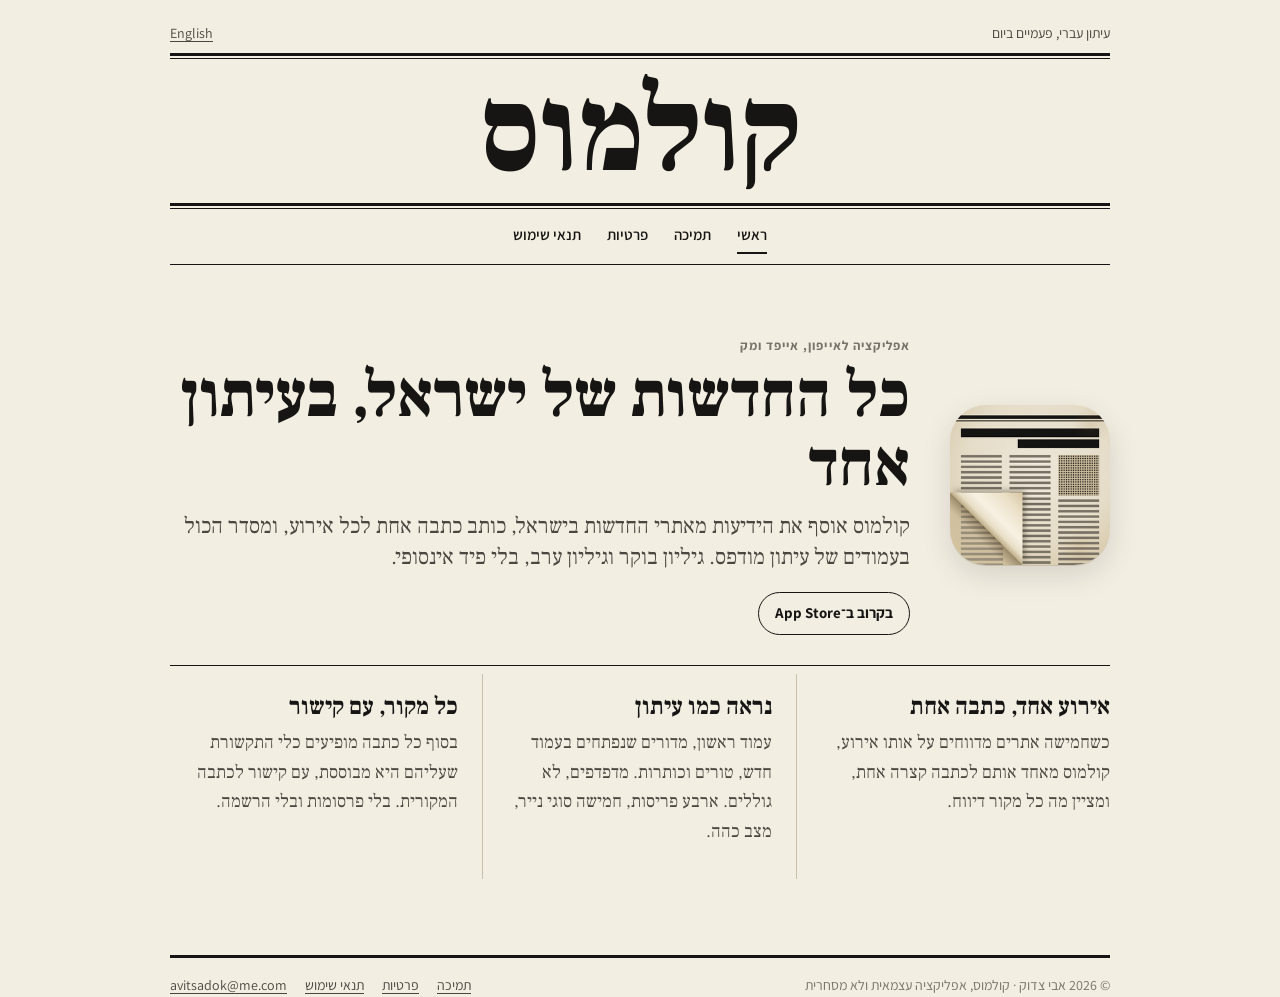
<file: index.html>
<!doctype html>
<html lang="he" dir="rtl">
<head>
<meta charset="utf-8">
<meta name="viewport" content="width=device-width, initial-scale=1">
<title>קולמוס — עיתון עברי, פעמיים ביום</title>
<meta name="description" content="קולמוס: עיתון עברי מאתרי החדשות בישראל, פעמיים ביום, לאייפון, אייפד ומק.">
<meta name="color-scheme" content="light dark">
<meta name="theme-color" content="#f3eee2" media="(prefers-color-scheme: light)">
<meta name="theme-color" content="#151412" media="(prefers-color-scheme: dark)">
<meta property="og:title" content="קולמוס — עיתון עברי, פעמיים ביום">
<meta property="og:description" content="קולמוס: עיתון עברי מאתרי החדשות בישראל, פעמיים ביום, לאייפון, אייפד ומק.">
<meta property="og:image" content="https://avitsadok.github.io/Dyo-app-public/assets/icon-512.png">
<link rel="alternate" hreflang="he" href="https://avitsadok.github.io/Dyo-app-public/">
<link rel="alternate" hreflang="en" href="https://avitsadok.github.io/Dyo-app-public/en/">
<link rel="icon" type="image/png" href="assets/favicon.png">
<link rel="apple-touch-icon" href="assets/apple-touch-icon.png">
<link rel="preconnect" href="https://fonts.googleapis.com"><link rel="preconnect" href="https://fonts.gstatic.com" crossorigin><link href="https://fonts.googleapis.com/css2?family=Assistant:wght@400;600;700&family=Frank+Ruhl+Libre:wght@400;500;700;900&display=swap" rel="stylesheet">
<link rel="stylesheet" href="assets/style.css">
</head>
<body>
<header class="wrap masthead">
  <div class="top"><span>עיתון עברי, פעמיים ביום</span><a href="en/" lang="en" hreflang="en">English</a></div>
  <div class="rules"></div>
  <a class="nameplate" href="">קולמוס</a>
  <div class="rules"></div>
  <nav class="sections" aria-label="ניווט"><a href="" aria-current="page">ראשי</a><a href="support/">תמיכה</a><a href="privacy/">פרטיות</a><a href="terms/">תנאי שימוש</a></nav>
</header>
<main class="wrap">

<section class="lead">
  <img src="assets/icon-256.png" alt="סמל האפליקציה קולמוס: עמוד עיתון עם פינה מקופלת" width="160" height="160">
  <div>
    <p class="kicker">אפליקציה לאייפון, אייפד ומק</p>
    <h1>כל החדשות של ישראל, בעיתון אחד</h1>
    <p class="dek">קולמוס אוסף את הידיעות מאתרי החדשות בישראל, כותב כתבה אחת לכל אירוע, ומסדר הכול בעמודים של עיתון מודפס. גיליון בוקר וגיליון ערב, בלי פיד אינסופי.</p>
    <span class="badge">בקרוב ב־App Store</span>
  </div>
</section>
<div class="cols">
  <section>
    <h2>אירוע אחד, כתבה אחת</h2>
    <p>כשחמישה אתרים מדווחים על אותו אירוע, קולמוס מאחד אותם לכתבה קצרה אחת, ומציין מה כל מקור דיווח.</p>
  </section>
  <section>
    <h2>נראה כמו עיתון</h2>
    <p>עמוד ראשון, מדורים שנפתחים בעמוד חדש, טורים וכותרות. מדפדפים, לא גוללים. ארבע פריסות, חמישה סוגי נייר, מצב כהה.</p>
  </section>
  <section>
    <h2>כל מקור, עם קישור</h2>
    <p>בסוף כל כתבה מופיעים כלי התקשורת שעליהם היא מבוססת, עם קישור לכתבה המקורית. בלי פרסומות ובלי הרשמה.</p>
  </section>
</div>

</main>
<footer class="wrap">
  <div class="row"><span>© 2026 אבי צדוק · קולמוס, אפליקציה עצמאית ולא מסחרית</span><nav aria-label="footer"><a href="support/">תמיכה</a><a href="privacy/">פרטיות</a><a href="terms/">תנאי שימוש</a><a href="mailto:avitsadok@me.com" class="ltr">avitsadok@me.com</a></nav></div>
</footer>
</body>
</html>
</file>
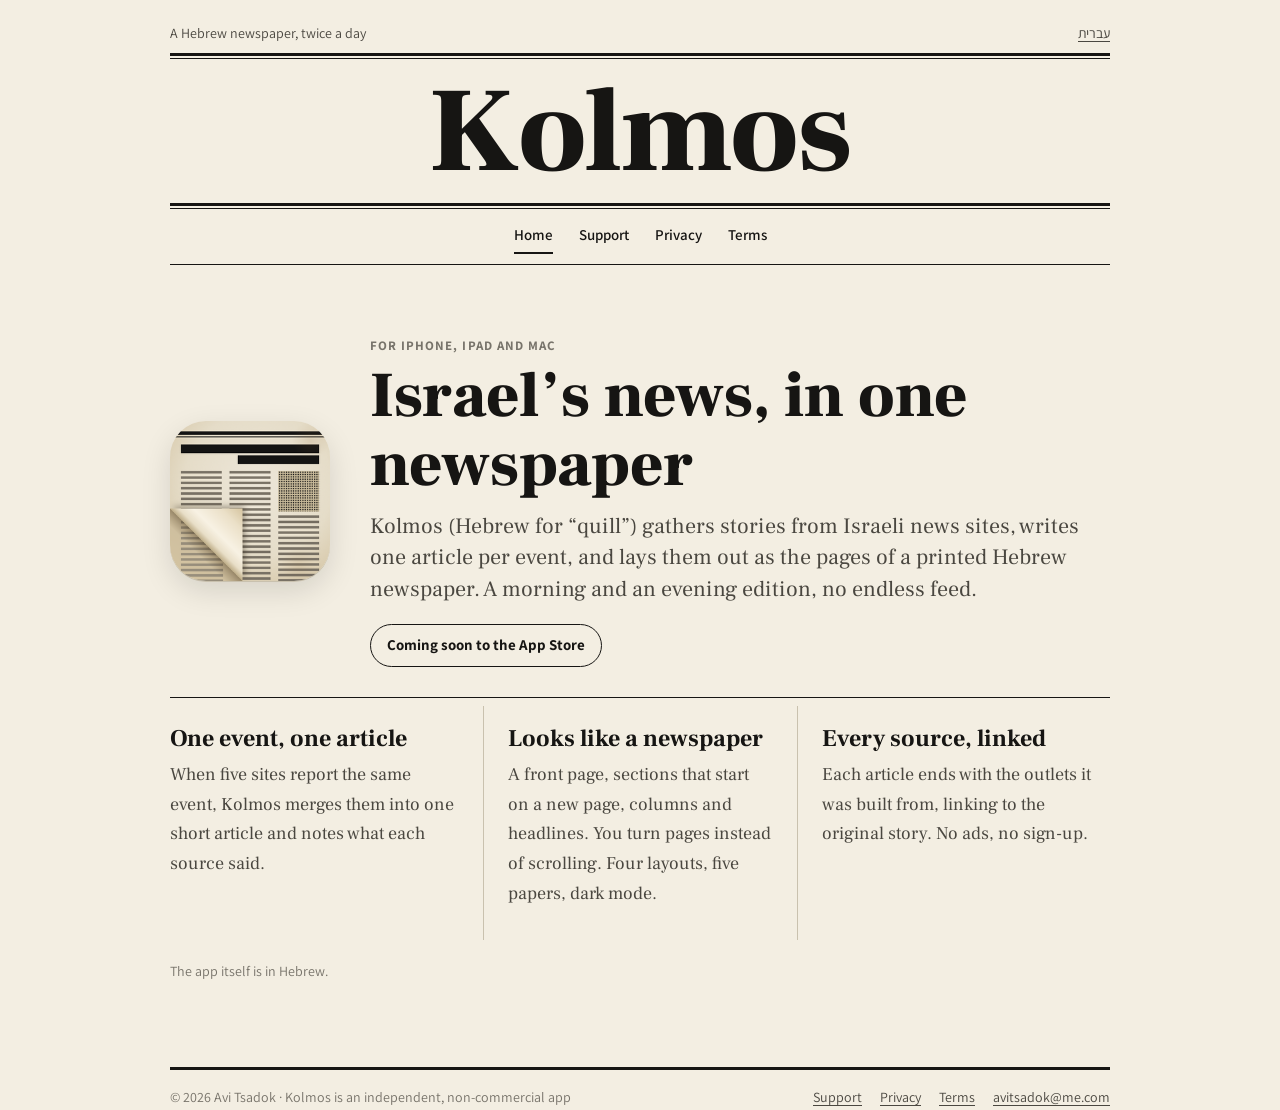
<file: en/index.html>
<!doctype html>
<html lang="en" dir="ltr">
<head>
<meta charset="utf-8">
<meta name="viewport" content="width=device-width, initial-scale=1">
<title>Kolmos — A Hebrew newspaper, twice a day</title>
<meta name="description" content="Kolmos: a Hebrew newspaper built from Israeli news sites, twice a day, for iPhone, iPad and Mac.">
<meta name="color-scheme" content="light dark">
<meta name="theme-color" content="#f3eee2" media="(prefers-color-scheme: light)">
<meta name="theme-color" content="#151412" media="(prefers-color-scheme: dark)">
<meta property="og:title" content="Kolmos — A Hebrew newspaper, twice a day">
<meta property="og:description" content="Kolmos: a Hebrew newspaper built from Israeli news sites, twice a day, for iPhone, iPad and Mac.">
<meta property="og:image" content="https://avitsadok.github.io/Dyo-app-public/assets/icon-512.png">
<link rel="alternate" hreflang="he" href="https://avitsadok.github.io/Dyo-app-public/">
<link rel="alternate" hreflang="en" href="https://avitsadok.github.io/Dyo-app-public/en/">
<link rel="icon" type="image/png" href="../assets/favicon.png">
<link rel="apple-touch-icon" href="../assets/apple-touch-icon.png">
<link rel="preconnect" href="https://fonts.googleapis.com"><link rel="preconnect" href="https://fonts.gstatic.com" crossorigin><link href="https://fonts.googleapis.com/css2?family=Assistant:wght@400;600;700&family=Frank+Ruhl+Libre:wght@400;500;700;900&display=swap" rel="stylesheet">
<link rel="stylesheet" href="../assets/style.css">
</head>
<body>
<header class="wrap masthead">
  <div class="top"><span>A Hebrew newspaper, twice a day</span><a href="../" lang="he" hreflang="he">עברית</a></div>
  <div class="rules"></div>
  <a class="nameplate" href="../en/">Kolmos</a>
  <div class="rules"></div>
  <nav class="sections" aria-label="Navigation"><a href="../en/" aria-current="page">Home</a><a href="../en/support/">Support</a><a href="../en/privacy/">Privacy</a><a href="../en/terms/">Terms</a></nav>
</header>
<main class="wrap">

<section class="lead">
  <img src="../assets/icon-256.png" alt="The Kolmos app icon: a newspaper page with a folded corner" width="160" height="160">
  <div>
    <p class="kicker">For iPhone, iPad and Mac</p>
    <h1>Israel’s news, in one newspaper</h1>
    <p class="dek">Kolmos (Hebrew for “quill”) gathers stories from Israeli news sites, writes one article per event, and lays them out as the pages of a printed Hebrew newspaper. A morning and an evening edition, no endless feed.</p>
    <span class="badge">Coming soon to the App Store</span>
  </div>
</section>
<div class="cols">
  <section>
    <h2>One event, one article</h2>
    <p>When five sites report the same event, Kolmos merges them into one short article and notes what each source said.</p>
  </section>
  <section>
    <h2>Looks like a newspaper</h2>
    <p>A front page, sections that start on a new page, columns and headlines. You turn pages instead of scrolling. Four layouts, five papers, dark mode.</p>
  </section>
  <section>
    <h2>Every source, linked</h2>
    <p>Each article ends with the outlets it was built from, linking to the original story. No ads, no sign-up.</p>
  </section>
</div>
<p class="dateline">The app itself is in Hebrew.</p>

</main>
<footer class="wrap">
  <div class="row"><span>© 2026 Avi Tsadok · Kolmos is an independent, non-commercial app</span><nav aria-label="footer"><a href="../en/support/">Support</a><a href="../en/privacy/">Privacy</a><a href="../en/terms/">Terms</a><a href="mailto:avitsadok@me.com" class="ltr">avitsadok@me.com</a></nav></div>
</footer>
</body>
</html>
</file>
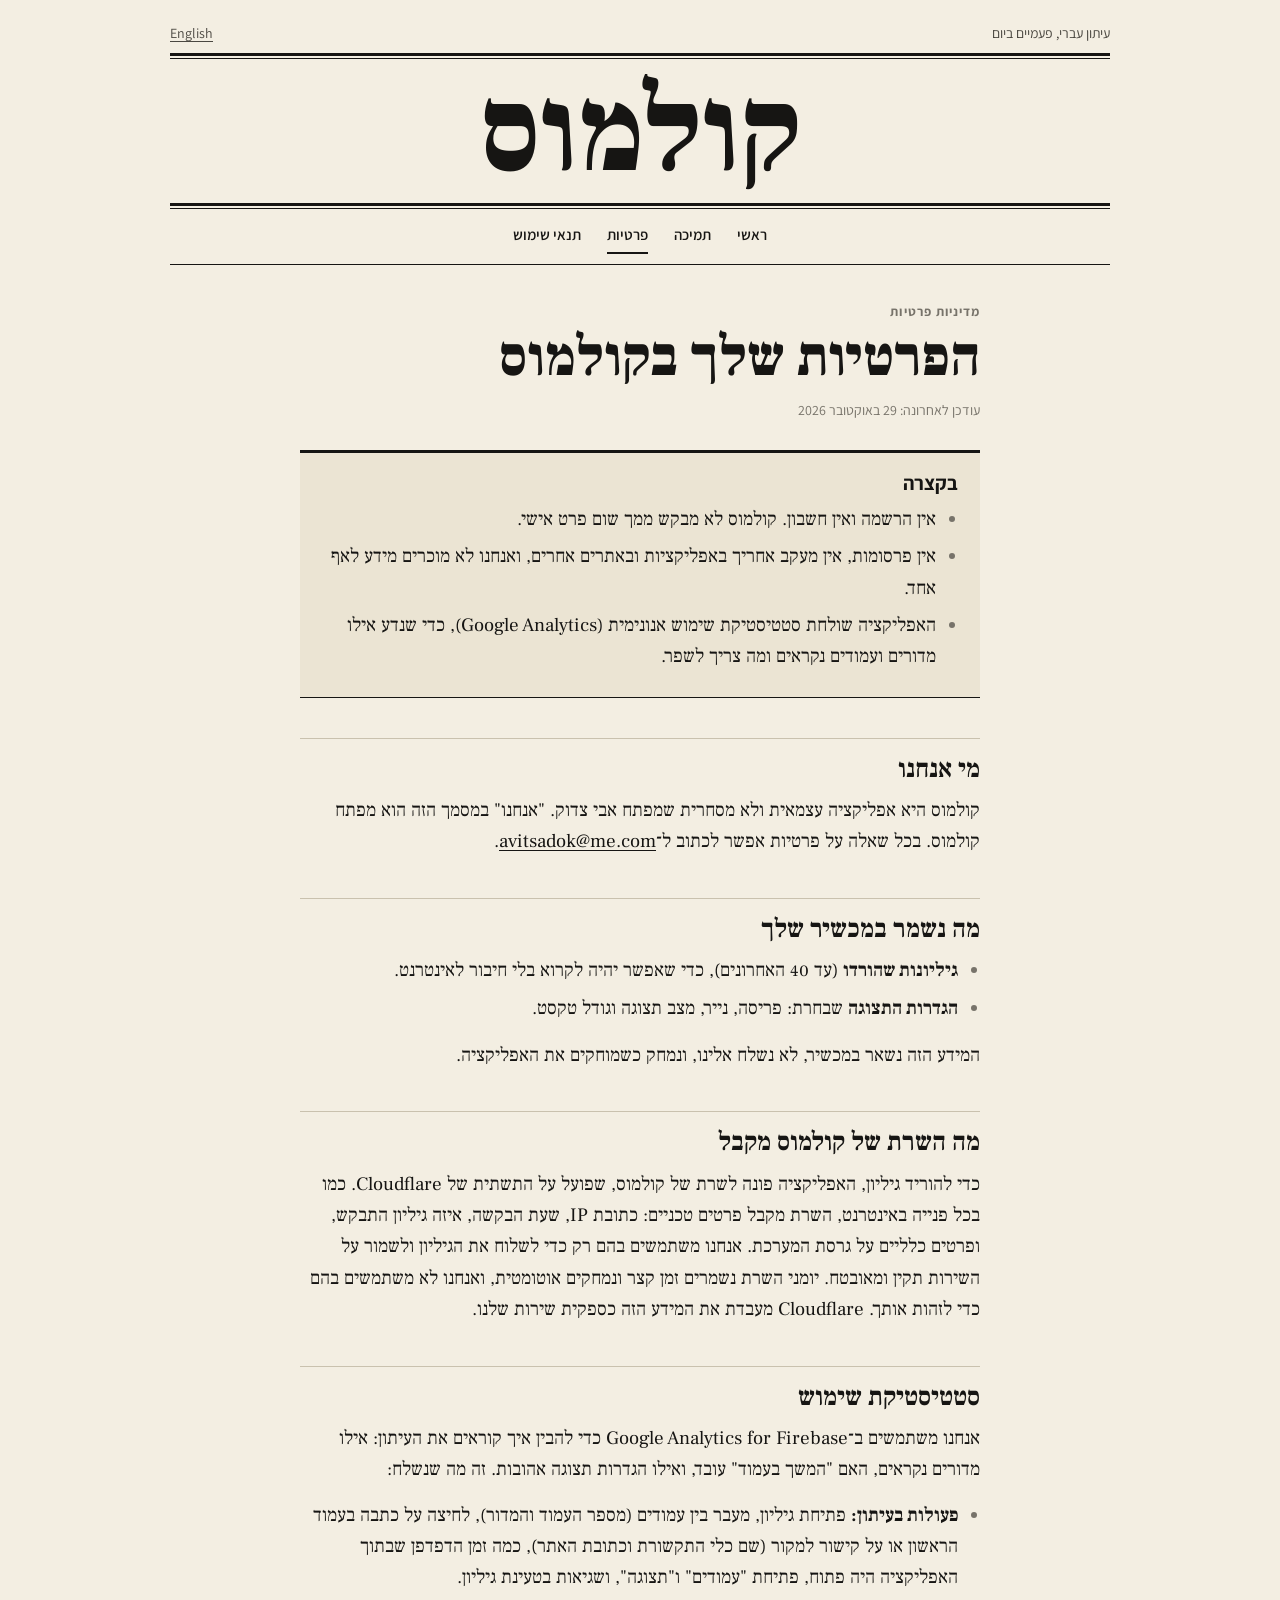
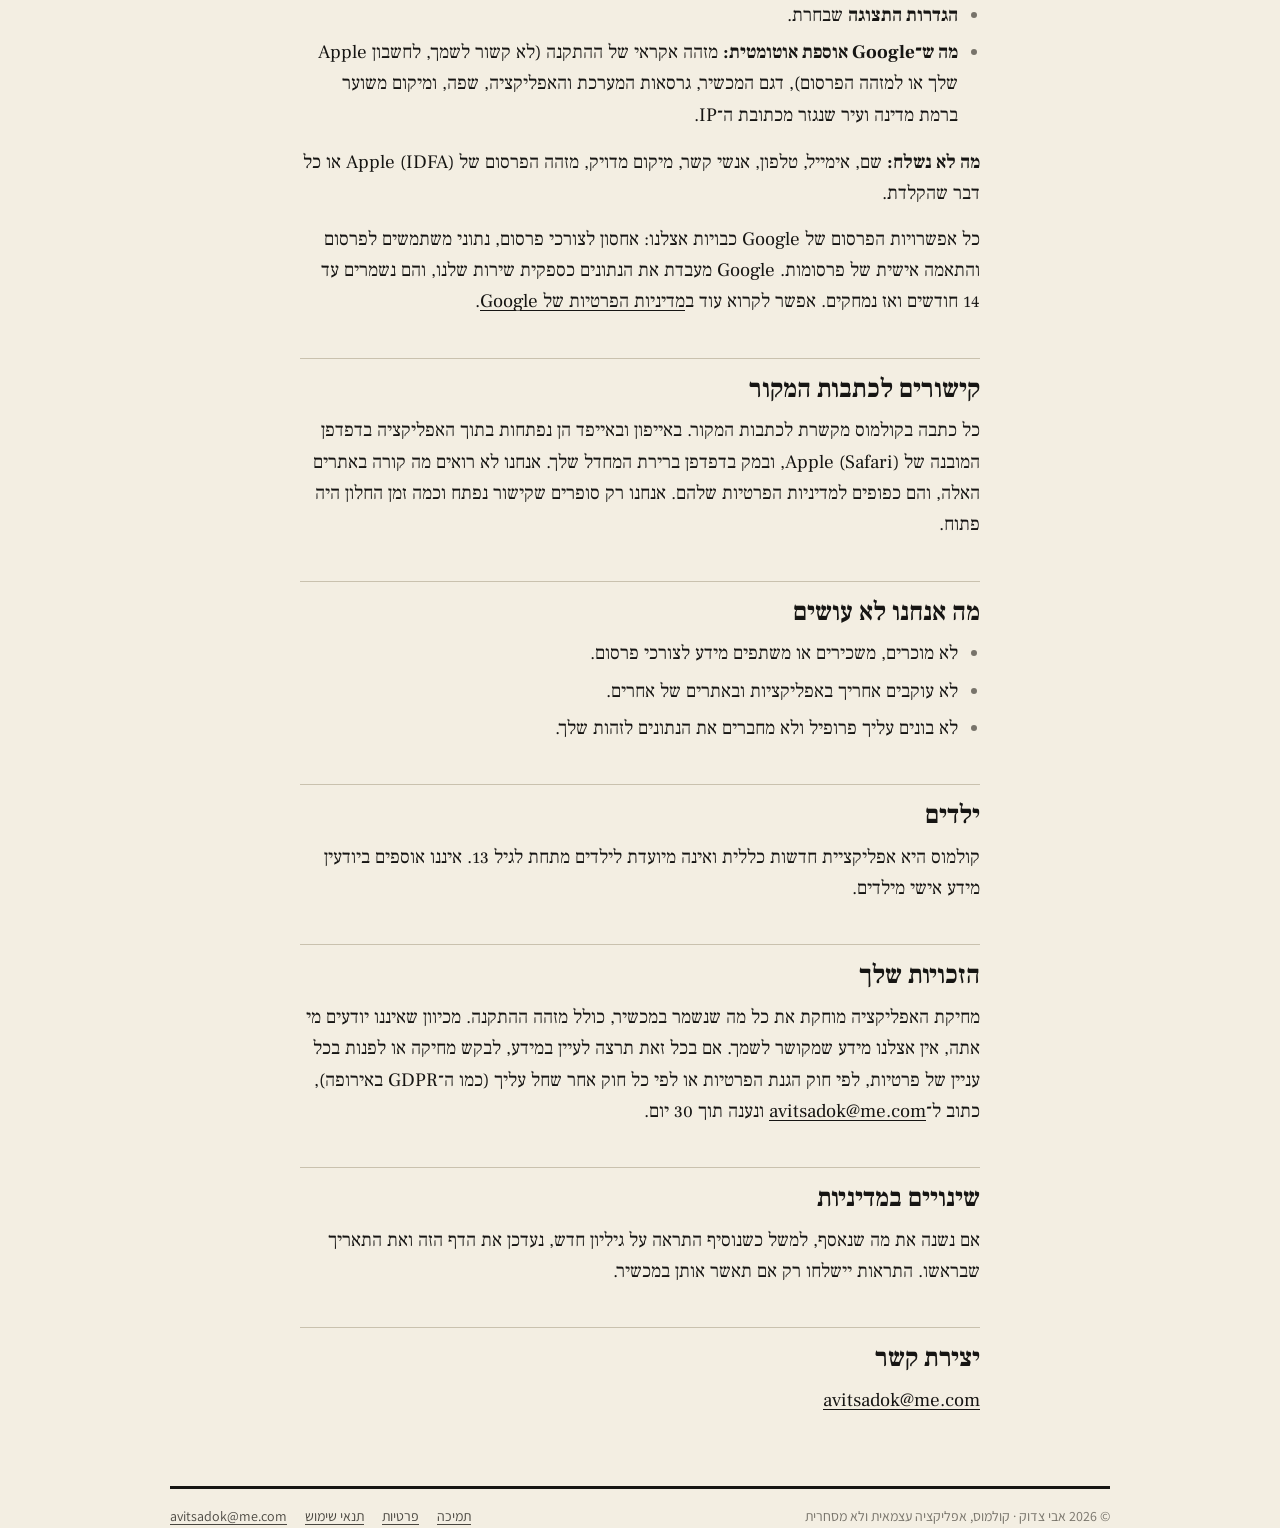
<file: privacy/index.html>
<!doctype html>
<html lang="he" dir="rtl">
<head>
<meta charset="utf-8">
<meta name="viewport" content="width=device-width, initial-scale=1">
<title>מדיניות פרטיות · קולמוס</title>
<meta name="description" content="מדיניות הפרטיות של קולמוס.">
<meta name="color-scheme" content="light dark">
<meta name="theme-color" content="#f3eee2" media="(prefers-color-scheme: light)">
<meta name="theme-color" content="#151412" media="(prefers-color-scheme: dark)">
<meta property="og:title" content="מדיניות פרטיות · קולמוס">
<meta property="og:description" content="מדיניות הפרטיות של קולמוס.">
<meta property="og:image" content="https://avitsadok.github.io/Dyo-app-public/assets/icon-512.png">
<link rel="alternate" hreflang="he" href="https://avitsadok.github.io/Dyo-app-public/privacy/">
<link rel="alternate" hreflang="en" href="https://avitsadok.github.io/Dyo-app-public/en/privacy/">
<link rel="icon" type="image/png" href="../assets/favicon.png">
<link rel="apple-touch-icon" href="../assets/apple-touch-icon.png">
<link rel="preconnect" href="https://fonts.googleapis.com"><link rel="preconnect" href="https://fonts.gstatic.com" crossorigin><link href="https://fonts.googleapis.com/css2?family=Assistant:wght@400;600;700&family=Frank+Ruhl+Libre:wght@400;500;700;900&display=swap" rel="stylesheet">
<link rel="stylesheet" href="../assets/style.css">
</head>
<body>
<header class="wrap masthead">
  <div class="top"><span>עיתון עברי, פעמיים ביום</span><a href="../en/privacy/" lang="en" hreflang="en">English</a></div>
  <div class="rules"></div>
  <a class="nameplate" href="../">קולמוס</a>
  <div class="rules"></div>
  <nav class="sections" aria-label="ניווט"><a href="../">ראשי</a><a href="../support/">תמיכה</a><a href="../privacy/" aria-current="page">פרטיות</a><a href="../terms/">תנאי שימוש</a></nav>
</header>
<main class="wrap narrow">

<p class="kicker">מדיניות פרטיות</p>
<h1>הפרטיות שלך בקולמוס</h1>
<p class="dateline">עודכן לאחרונה: 29 באוקטובר 2026</p>
<div class="box">
  <h2>בקצרה</h2>
  <ul>
    <li>אין הרשמה ואין חשבון. קולמוס לא מבקש ממך שום פרט אישי.</li>
    <li>אין פרסומות, אין מעקב אחריך באפליקציות ובאתרים אחרים, ואנחנו לא מוכרים מידע לאף אחד.</li>
    <li>האפליקציה שולחת סטטיסטיקת שימוש אנונימית (Google Analytics), כדי שנדע אילו מדורים ועמודים נקראים ומה צריך לשפר.</li>
  </ul>
</div>

<h2>מי אנחנו</h2>
<p>קולמוס היא אפליקציה עצמאית ולא מסחרית שמפתח אבי צדוק. "אנחנו" במסמך הזה הוא מפתח קולמוס. בכל שאלה על פרטיות אפשר לכתוב ל־<a href="mailto:avitsadok@me.com" class="ltr">avitsadok@me.com</a>.</p>

<h2>מה נשמר במכשיר שלך</h2>
<ul>
  <li><strong>גיליונות שהורדו</strong> (עד 40 האחרונים), כדי שאפשר יהיה לקרוא בלי חיבור לאינטרנט.</li>
  <li><strong>הגדרות התצוגה</strong> שבחרת: פריסה, נייר, מצב תצוגה וגודל טקסט.</li>
</ul>
<p>המידע הזה נשאר במכשיר, לא נשלח אלינו, ונמחק כשמוחקים את האפליקציה.</p>

<h2>מה השרת של קולמוס מקבל</h2>
<p>כדי להוריד גיליון, האפליקציה פונה לשרת של קולמוס, שפועל על התשתית של Cloudflare. כמו בכל פנייה באינטרנט, השרת מקבל פרטים טכניים: כתובת IP, שעת הבקשה, איזה גיליון התבקש, ופרטים כלליים על גרסת המערכת. אנחנו משתמשים בהם רק כדי לשלוח את הגיליון ולשמור על השירות תקין ומאובטח. יומני השרת נשמרים זמן קצר ונמחקים אוטומטית, ואנחנו לא משתמשים בהם כדי לזהות אותך. Cloudflare מעבדת את המידע הזה כספקית שירות שלנו.</p>

<h2>סטטיסטיקת שימוש</h2>
<p>אנחנו משתמשים ב־Google Analytics for Firebase כדי להבין איך קוראים את העיתון: אילו מדורים נקראים, האם "המשך בעמוד" עובד, ואילו הגדרות תצוגה אהובות. זה מה שנשלח:</p>
<ul>
  <li><strong>פעולות בעיתון:</strong> פתיחת גיליון, מעבר בין עמודים (מספר העמוד והמדור), לחיצה על כתבה בעמוד הראשון או על קישור למקור (שם כלי התקשורת וכתובת האתר), כמה זמן הדפדפן שבתוך האפליקציה היה פתוח, פתיחת "עמודים" ו"תצוגה", ושגיאות בטעינת גיליון.</li>
  <li><strong>הגדרות התצוגה</strong> שבחרת.</li>
  <li><strong>מה ש־Google אוספת אוטומטית:</strong> מזהה אקראי של ההתקנה (לא קשור לשמך, לחשבון Apple שלך או למזהה הפרסום), דגם המכשיר, גרסאות המערכת והאפליקציה, שפה, ומיקום משוער ברמת מדינה ועיר שנגזר מכתובת ה־IP.</li>
</ul>
<p><strong>מה לא נשלח:</strong> שם, אימייל, טלפון, אנשי קשר, מיקום מדויק, מזהה הפרסום של Apple (IDFA) או כל דבר שהקלדת.</p>
<p>כל אפשרויות הפרסום של Google כבויות אצלנו: אחסון לצורכי פרסום, נתוני משתמשים לפרסום והתאמה אישית של פרסומות. Google מעבדת את הנתונים כספקית שירות שלנו, והם נשמרים עד 14 חודשים ואז נמחקים. אפשר לקרוא עוד ב<a href="https://policies.google.com/privacy?hl=iw">מדיניות הפרטיות של Google</a>.</p>

<h2>קישורים לכתבות המקור</h2>
<p>כל כתבה בקולמוס מקשרת לכתבות המקור. באייפון ובאייפד הן נפתחות בתוך האפליקציה בדפדפן המובנה של Apple (Safari), ובמק בדפדפן ברירת המחדל שלך. אנחנו לא רואים מה קורה באתרים האלה, והם כפופים למדיניות הפרטיות שלהם. אנחנו רק סופרים שקישור נפתח וכמה זמן החלון היה פתוח.</p>

<h2>מה אנחנו לא עושים</h2>
<ul>
  <li>לא מוכרים, משכירים או משתפים מידע לצורכי פרסום.</li>
  <li>לא עוקבים אחריך באפליקציות ובאתרים של אחרים.</li>
  <li>לא בונים עליך פרופיל ולא מחברים את הנתונים לזהות שלך.</li>
</ul>

<h2>ילדים</h2>
<p>קולמוס היא אפליקציית חדשות כללית ואינה מיועדת לילדים מתחת לגיל 13. איננו אוספים ביודעין מידע אישי מילדים.</p>

<h2>הזכויות שלך</h2>
<p>מחיקת האפליקציה מוחקת את כל מה שנשמר במכשיר, כולל מזהה ההתקנה. מכיוון שאיננו יודעים מי אתה, אין אצלנו מידע שמקושר לשמך. אם בכל זאת תרצה לעיין במידע, לבקש מחיקה או לפנות בכל עניין של פרטיות, לפי חוק הגנת הפרטיות או לפי כל חוק אחר שחל עליך (כמו ה־GDPR באירופה), כתוב ל־<a href="mailto:avitsadok@me.com" class="ltr">avitsadok@me.com</a> ונענה תוך 30 יום.</p>

<h2>שינויים במדיניות</h2>
<p>אם נשנה את מה שנאסף, למשל כשנוסיף התראה על גיליון חדש, נעדכן את הדף הזה ואת התאריך שבראשו. התראות יישלחו רק אם תאשר אותן במכשיר.</p>

<h2>יצירת קשר</h2>
<p><a href="mailto:avitsadok@me.com" class="ltr">avitsadok@me.com</a></p>

</main>
<footer class="wrap">
  <div class="row"><span>© 2026 אבי צדוק · קולמוס, אפליקציה עצמאית ולא מסחרית</span><nav aria-label="footer"><a href="../support/">תמיכה</a><a href="../privacy/">פרטיות</a><a href="../terms/">תנאי שימוש</a><a href="mailto:avitsadok@me.com" class="ltr">avitsadok@me.com</a></nav></div>
</footer>
</body>
</html>
</file>
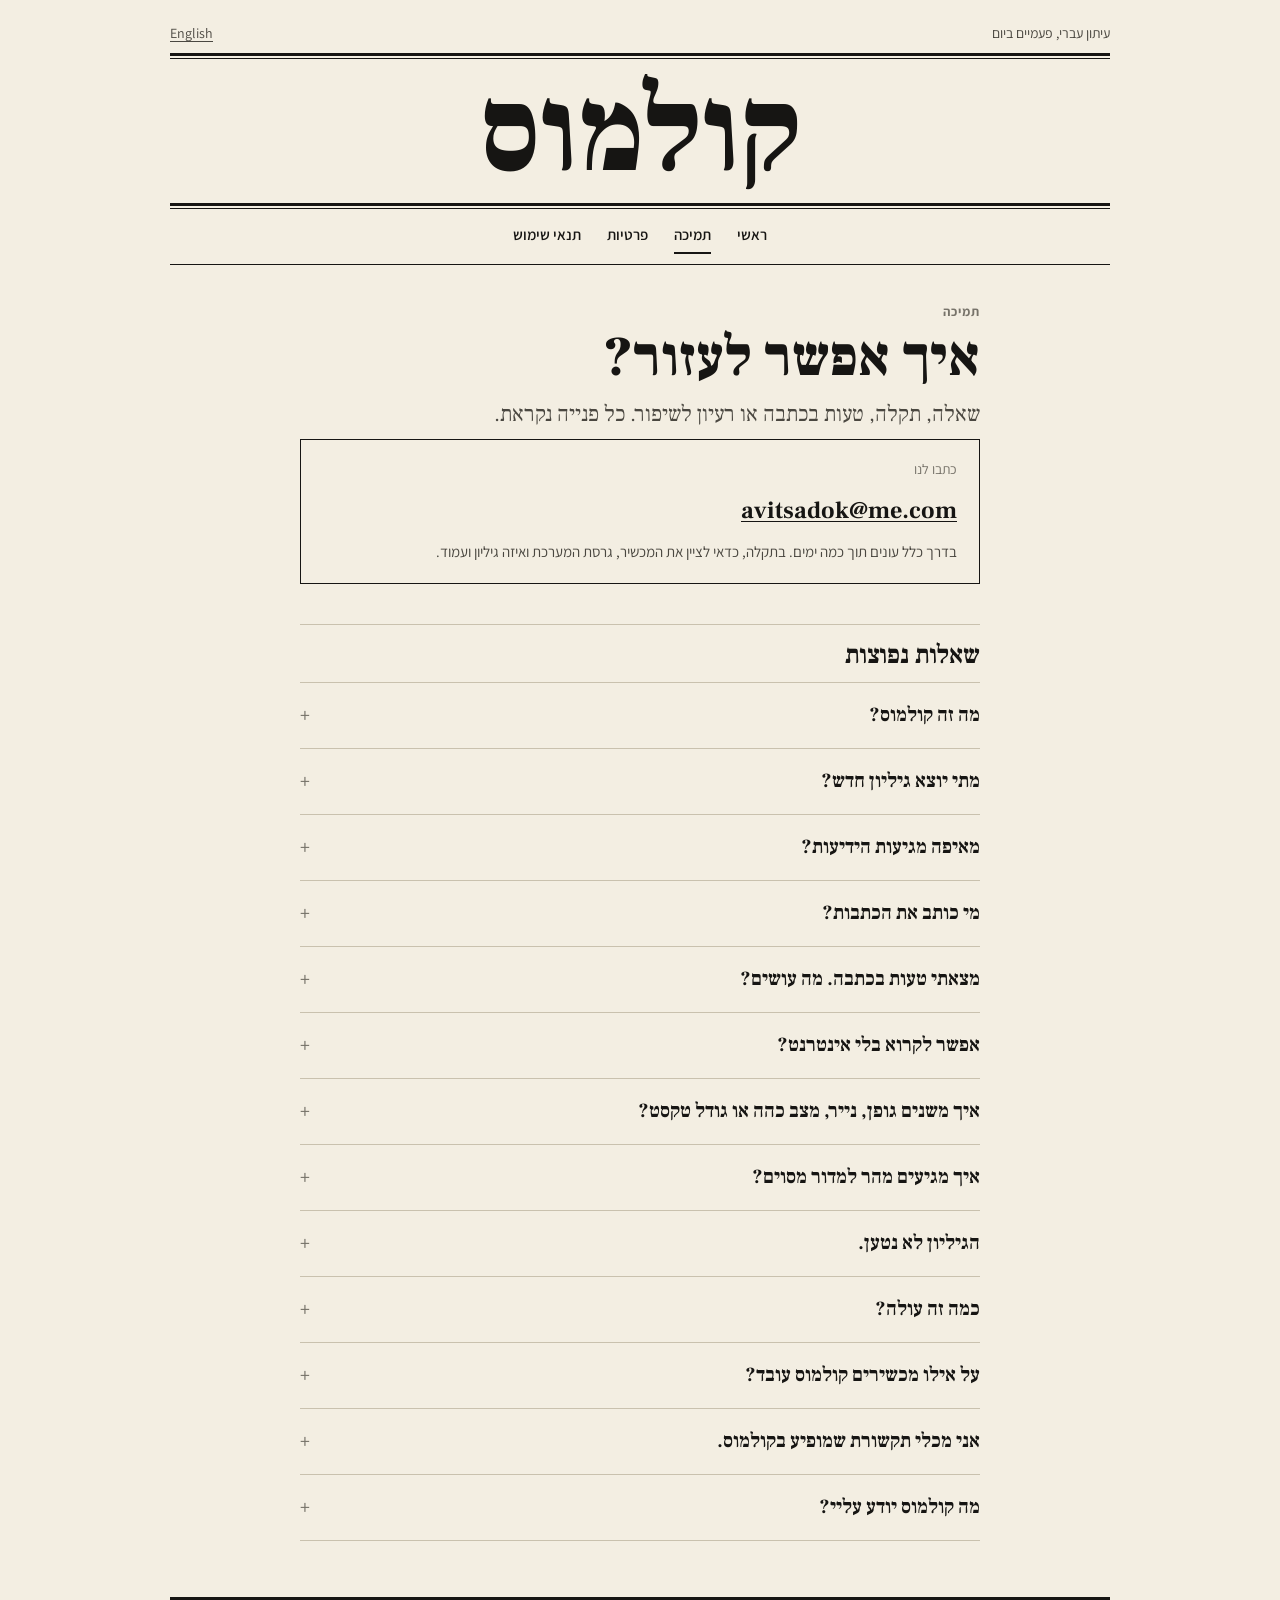
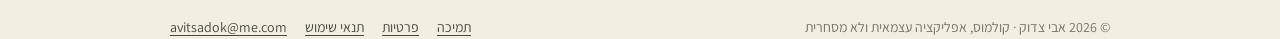
<file: support/index.html>
<!doctype html>
<html lang="he" dir="rtl">
<head>
<meta charset="utf-8">
<meta name="viewport" content="width=device-width, initial-scale=1">
<title>תמיכה · קולמוס</title>
<meta name="description" content="תמיכה ושאלות נפוצות על קולמוס.">
<meta name="color-scheme" content="light dark">
<meta name="theme-color" content="#f3eee2" media="(prefers-color-scheme: light)">
<meta name="theme-color" content="#151412" media="(prefers-color-scheme: dark)">
<meta property="og:title" content="תמיכה · קולמוס">
<meta property="og:description" content="תמיכה ושאלות נפוצות על קולמוס.">
<meta property="og:image" content="https://avitsadok.github.io/Dyo-app-public/assets/icon-512.png">
<link rel="alternate" hreflang="he" href="https://avitsadok.github.io/Dyo-app-public/support/">
<link rel="alternate" hreflang="en" href="https://avitsadok.github.io/Dyo-app-public/en/support/">
<link rel="icon" type="image/png" href="../assets/favicon.png">
<link rel="apple-touch-icon" href="../assets/apple-touch-icon.png">
<link rel="preconnect" href="https://fonts.googleapis.com"><link rel="preconnect" href="https://fonts.gstatic.com" crossorigin><link href="https://fonts.googleapis.com/css2?family=Assistant:wght@400;600;700&family=Frank+Ruhl+Libre:wght@400;500;700;900&display=swap" rel="stylesheet">
<link rel="stylesheet" href="../assets/style.css">
</head>
<body>
<header class="wrap masthead">
  <div class="top"><span>עיתון עברי, פעמיים ביום</span><a href="../en/support/" lang="en" hreflang="en">English</a></div>
  <div class="rules"></div>
  <a class="nameplate" href="../">קולמוס</a>
  <div class="rules"></div>
  <nav class="sections" aria-label="ניווט"><a href="../">ראשי</a><a href="../support/" aria-current="page">תמיכה</a><a href="../privacy/">פרטיות</a><a href="../terms/">תנאי שימוש</a></nav>
</header>
<main class="wrap narrow">

<p class="kicker">תמיכה</p>
<h1>איך אפשר לעזור?</h1>
<p class="dek">שאלה, תקלה, טעות בכתבה או רעיון לשיפור. כל פנייה נקראת.</p>
<div class="contact">
  <p class="label">כתבו לנו</p>
  <a class="email" href="mailto:avitsadok@me.com?subject=%D7%93%D7%99%D7%95%20-%20%D7%AA%D7%9E%D7%99%D7%9B%D7%94">avitsadok@me.com</a>
  <p class="note">בדרך כלל עונים תוך כמה ימים. בתקלה, כדאי לציין את המכשיר, גרסת המערכת ואיזה גיליון ועמוד.</p>
</div>
<h2>שאלות נפוצות</h2>
<details><summary>מה זה קולמוס?</summary><div><p>אפליקציה שהופכת את החדשות מאתרי החדשות בישראל לעיתון יומי: כתבה אחת לכל אירוע, במדורים, בעמודים שמדפדפים בהם כמו בעיתון מודפס.</p></div></details>
<details><summary>מתי יוצא גיליון חדש?</summary><div><p>פעמיים ביום: גיליון בוקר בסביבות 06:00 וגיליון ערב בסביבות 18:00, שעון ישראל. אם גיליון חדש יוצא בזמן שאתם קוראים, תופיע הודעה ואפשר לעבור אליו.</p></div></details>
<details><summary>מאיפה מגיעות הידיעות?</summary><div><p>מהזנות ה־RSS הציבוריות של ynet, וואלה, ישראל היום, מעריב, גלובס, דבר, זמן ישראל, סרוגים, כיכר השבת, ערוץ 7 וגיקטיים. הרשימה מגוונת בכוונה, כדי שרוב האירועים יכוסו מיותר מנקודת מבט אחת.</p></div></details>
<details><summary>מי כותב את הכתבות?</summary><div><p>מודל בינה מלאכותית. הוא מקבל את הדיווחים של כל כלי התקשורת על אותו אירוע וכותב מהם כתבה קצרה במילים שלו. הוא מונחה להשתמש רק בעובדות שמופיעות במקורות ולציין כשהם חלוקים. ועדיין, טעויות אפשריות: בסוף כל כתבה יש קישורים למקורות, ושווה לבדוק שם לפני שמסתמכים על פרט חשוב.</p></div></details>
<details><summary>מצאתי טעות בכתבה. מה עושים?</summary><div><p>כתבו ל־<a href="mailto:avitsadok@me.com" class="ltr">avitsadok@me.com</a> וציינו את תאריך הגיליון (בוקר או ערב), מספר העמוד והכותרת. זה עוזר לנו לשפר את הכתיבה.</p></div></details>
<details><summary>אפשר לקרוא בלי אינטרנט?</summary><div><p>כן. כל גיליון נשמר במכשיר כשהוא יורד, אז אפשר לקרוא אותו גם בטיסה או ברכבת. קישורים לכתבות המקור דורשים חיבור.</p></div></details>
<details><summary>איך משנים גופן, נייר, מצב כהה או גודל טקסט?</summary><div><p>לחצו על <strong>תצוגה</strong> בסרגל התחתון. אפשר לבחור פריסה (קלאסי, פיננסי, ברלינר, דפוס עברי), סוג נייר, מצב בהיר או כהה (או לפי השעה), וגודל טקסט. התצוגה המקדימה מתעדכנת מיד.</p></div></details>
<details><summary>איך מגיעים מהר למדור מסוים?</summary><div><p>בעמוד הראשון יש תוכן עניינים, <strong>בגיליון היום</strong>, עם מספר העמוד של כל מדור. אפשר גם ללחוץ על <strong>עמודים</strong> בסרגל התחתון ולבחור עמוד.</p></div></details>
<details><summary>הגיליון לא נטען.</summary><div><p>בדקו את החיבור לאינטרנט, ואז סגרו ופתחו את האפליקציה. בלי חיבור, קולמוס מציג את הגיליון האחרון שירד. אם זה ממשיך, כתבו לנו.</p></div></details>
<details><summary>כמה זה עולה?</summary><div><p>כלום. קולמוס חינמי, בלי פרסומות, בלי מנוי ובלי הרשמה.</p></div></details>
<details><summary>על אילו מכשירים קולמוס עובד?</summary><div><p>אייפון, אייפד ומק. באייפד ובמק העמוד רחב יותר ומציג יותר טורים.</p></div></details>
<details><summary>אני מכלי תקשורת שמופיע בקולמוס.</summary><div><p>נשמח לשמוע. לבקשה לתיקון, לשינוי הקרדיט או להסרה, כתבו ל־<a href="mailto:avitsadok@me.com" class="ltr">avitsadok@me.com</a> ונטפל בזה מהר.</p></div></details>
<details><summary>מה קולמוס יודע עליי?</summary><div><p>מעט מאוד: אין חשבון, ולא מבקשים שום פרט אישי. האפליקציה שולחת סטטיסטיקת שימוש אנונימית. כל הפרטים ב<a href="../privacy/">מדיניות הפרטיות</a>.</p></div></details>

</main>
<footer class="wrap">
  <div class="row"><span>© 2026 אבי צדוק · קולמוס, אפליקציה עצמאית ולא מסחרית</span><nav aria-label="footer"><a href="../support/">תמיכה</a><a href="../privacy/">פרטיות</a><a href="../terms/">תנאי שימוש</a><a href="mailto:avitsadok@me.com" class="ltr">avitsadok@me.com</a></nav></div>
</footer>
</body>
</html>
</file>
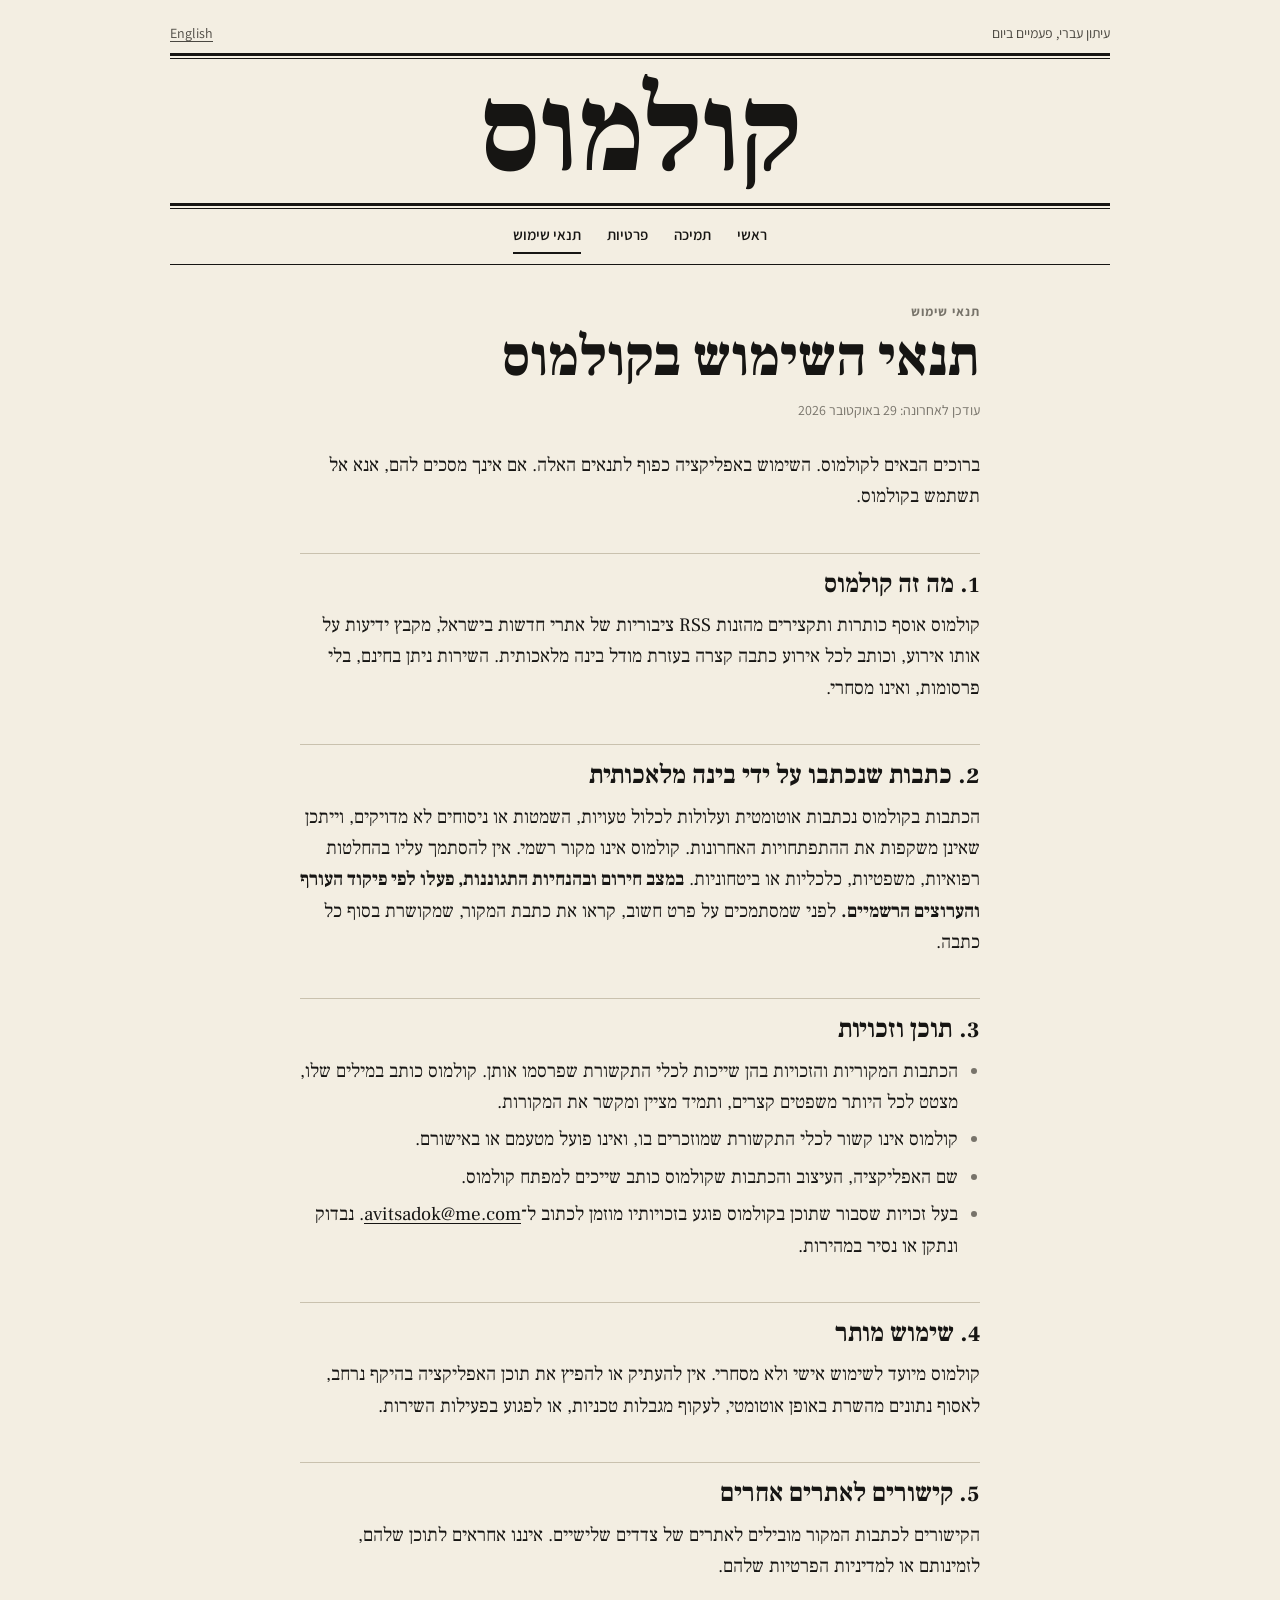
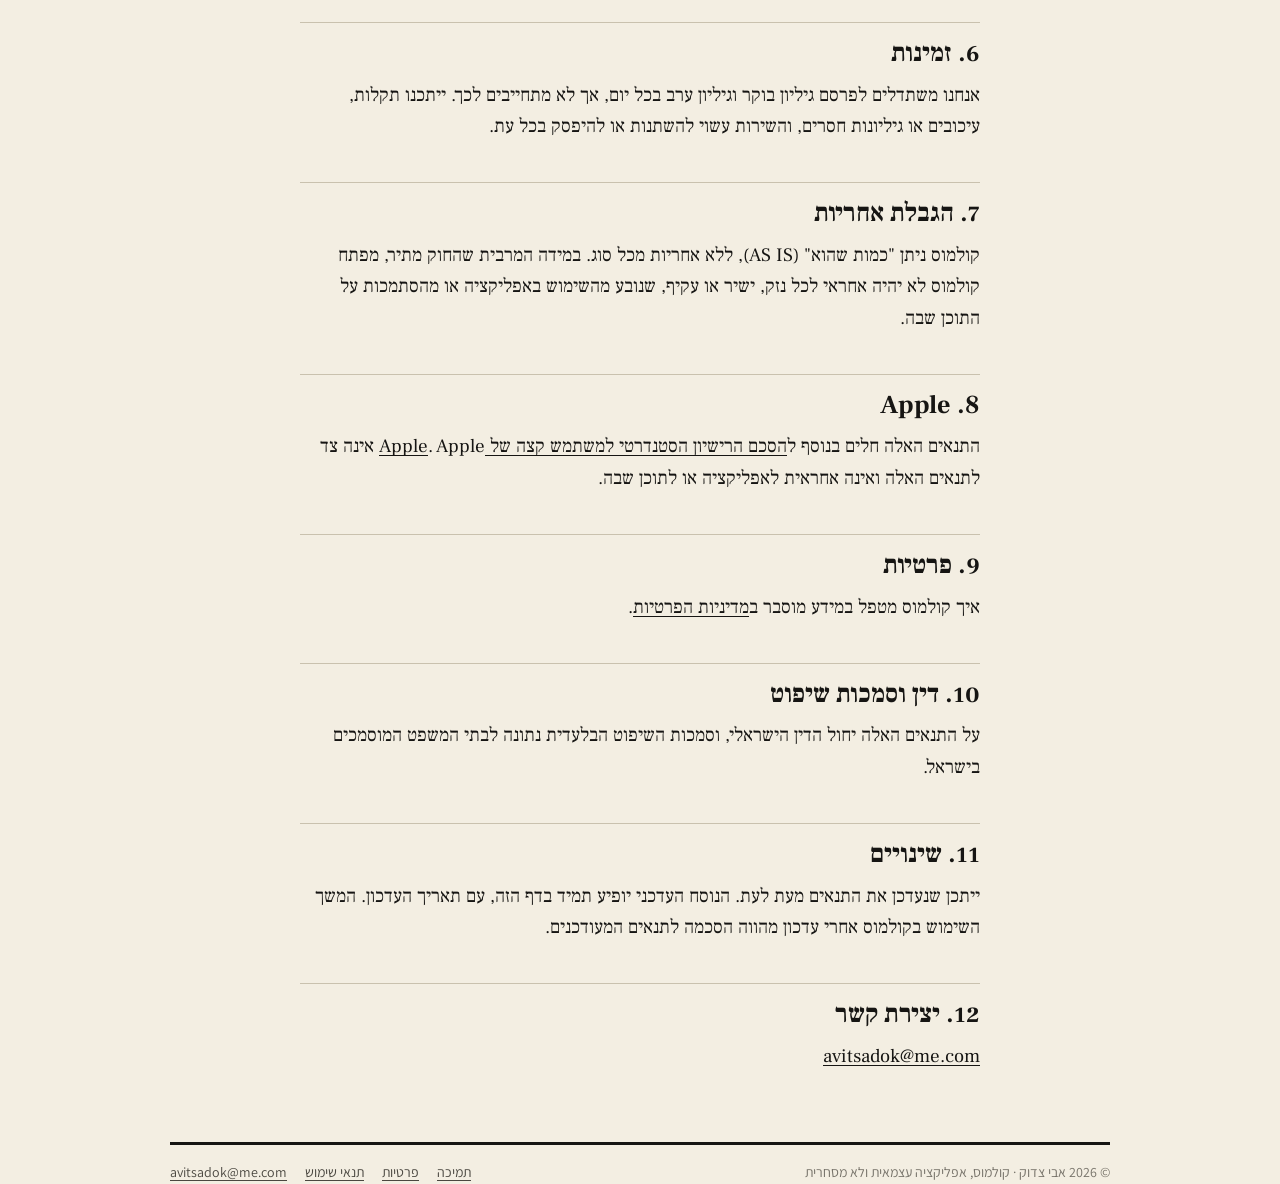
<file: terms/index.html>
<!doctype html>
<html lang="he" dir="rtl">
<head>
<meta charset="utf-8">
<meta name="viewport" content="width=device-width, initial-scale=1">
<title>תנאי שימוש · קולמוס</title>
<meta name="description" content="תנאי השימוש בקולמוס.">
<meta name="color-scheme" content="light dark">
<meta name="theme-color" content="#f3eee2" media="(prefers-color-scheme: light)">
<meta name="theme-color" content="#151412" media="(prefers-color-scheme: dark)">
<meta property="og:title" content="תנאי שימוש · קולמוס">
<meta property="og:description" content="תנאי השימוש בקולמוס.">
<meta property="og:image" content="https://avitsadok.github.io/Dyo-app-public/assets/icon-512.png">
<link rel="alternate" hreflang="he" href="https://avitsadok.github.io/Dyo-app-public/terms/">
<link rel="alternate" hreflang="en" href="https://avitsadok.github.io/Dyo-app-public/en/terms/">
<link rel="icon" type="image/png" href="../assets/favicon.png">
<link rel="apple-touch-icon" href="../assets/apple-touch-icon.png">
<link rel="preconnect" href="https://fonts.googleapis.com"><link rel="preconnect" href="https://fonts.gstatic.com" crossorigin><link href="https://fonts.googleapis.com/css2?family=Assistant:wght@400;600;700&family=Frank+Ruhl+Libre:wght@400;500;700;900&display=swap" rel="stylesheet">
<link rel="stylesheet" href="../assets/style.css">
</head>
<body>
<header class="wrap masthead">
  <div class="top"><span>עיתון עברי, פעמיים ביום</span><a href="../en/terms/" lang="en" hreflang="en">English</a></div>
  <div class="rules"></div>
  <a class="nameplate" href="../">קולמוס</a>
  <div class="rules"></div>
  <nav class="sections" aria-label="ניווט"><a href="../">ראשי</a><a href="../support/">תמיכה</a><a href="../privacy/">פרטיות</a><a href="../terms/" aria-current="page">תנאי שימוש</a></nav>
</header>
<main class="wrap narrow">

<p class="kicker">תנאי שימוש</p>
<h1>תנאי השימוש בקולמוס</h1>
<p class="dateline">עודכן לאחרונה: 29 באוקטובר 2026</p>
<p>ברוכים הבאים לקולמוס. השימוש באפליקציה כפוף לתנאים האלה. אם אינך מסכים להם, אנא אל תשתמש בקולמוס.</p>

<h2>1. מה זה קולמוס</h2>
<p>קולמוס אוסף כותרות ותקצירים מהזנות RSS ציבוריות של אתרי חדשות בישראל, מקבץ ידיעות על אותו אירוע, וכותב לכל אירוע כתבה קצרה בעזרת מודל בינה מלאכותית. השירות ניתן בחינם, בלי פרסומות, ואינו מסחרי.</p>

<h2>2. כתבות שנכתבו על ידי בינה מלאכותית</h2>
<p>הכתבות בקולמוס נכתבות אוטומטית ועלולות לכלול טעויות, השמטות או ניסוחים לא מדויקים, וייתכן שאינן משקפות את ההתפתחויות האחרונות. קולמוס אינו מקור רשמי. אין להסתמך עליו בהחלטות רפואיות, משפטיות, כלכליות או ביטחוניות. <strong>במצב חירום ובהנחיות התגוננות, פעלו לפי פיקוד העורף והערוצים הרשמיים.</strong> לפני שמסתמכים על פרט חשוב, קראו את כתבת המקור, שמקושרת בסוף כל כתבה.</p>

<h2>3. תוכן וזכויות</h2>
<ul>
  <li>הכתבות המקוריות והזכויות בהן שייכות לכלי התקשורת שפרסמו אותן. קולמוס כותב במילים שלו, מצטט לכל היותר משפטים קצרים, ותמיד מציין ומקשר את המקורות.</li>
  <li>קולמוס אינו קשור לכלי התקשורת שמוזכרים בו, ואינו פועל מטעמם או באישורם.</li>
  <li>שם האפליקציה, העיצוב והכתבות שקולמוס כותב שייכים למפתח קולמוס.</li>
  <li>בעל זכויות שסבור שתוכן בקולמוס פוגע בזכויותיו מוזמן לכתוב ל־<a href="mailto:avitsadok@me.com" class="ltr">avitsadok@me.com</a>. נבדוק ונתקן או נסיר במהירות.</li>
</ul>

<h2>4. שימוש מותר</h2>
<p>קולמוס מיועד לשימוש אישי ולא מסחרי. אין להעתיק או להפיץ את תוכן האפליקציה בהיקף נרחב, לאסוף נתונים מהשרת באופן אוטומטי, לעקוף מגבלות טכניות, או לפגוע בפעילות השירות.</p>

<h2>5. קישורים לאתרים אחרים</h2>
<p>הקישורים לכתבות המקור מובילים לאתרים של צדדים שלישיים. איננו אחראים לתוכן שלהם, לזמינותם או למדיניות הפרטיות שלהם.</p>

<h2>6. זמינות</h2>
<p>אנחנו משתדלים לפרסם גיליון בוקר וגיליון ערב בכל יום, אך לא מתחייבים לכך. ייתכנו תקלות, עיכובים או גיליונות חסרים, והשירות עשוי להשתנות או להיפסק בכל עת.</p>

<h2>7. הגבלת אחריות</h2>
<p>קולמוס ניתן "כמות שהוא" (AS IS), ללא אחריות מכל סוג. במידה המרבית שהחוק מתיר, מפתח קולמוס לא יהיה אחראי לכל נזק, ישיר או עקיף, שנובע מהשימוש באפליקציה או מהסתמכות על התוכן שבה.</p>

<h2>8. Apple</h2>
<p>התנאים האלה חלים בנוסף ל<a href="https://www.apple.com/legal/internet-services/itunes/dev/stdeula/">הסכם הרישיון הסטנדרטי למשתמש קצה של Apple</a>. Apple אינה צד לתנאים האלה ואינה אחראית לאפליקציה או לתוכן שבה.</p>

<h2>9. פרטיות</h2>
<p>איך קולמוס מטפל במידע מוסבר ב<a href="../privacy/">מדיניות הפרטיות</a>.</p>

<h2>10. דין וסמכות שיפוט</h2>
<p>על התנאים האלה יחול הדין הישראלי, וסמכות השיפוט הבלעדית נתונה לבתי המשפט המוסמכים בישראל.</p>

<h2>11. שינויים</h2>
<p>ייתכן שנעדכן את התנאים מעת לעת. הנוסח העדכני יופיע תמיד בדף הזה, עם תאריך העדכון. המשך השימוש בקולמוס אחרי עדכון מהווה הסכמה לתנאים המעודכנים.</p>

<h2>12. יצירת קשר</h2>
<p><a href="mailto:avitsadok@me.com" class="ltr">avitsadok@me.com</a></p>

</main>
<footer class="wrap">
  <div class="row"><span>© 2026 אבי צדוק · קולמוס, אפליקציה עצמאית ולא מסחרית</span><nav aria-label="footer"><a href="../support/">תמיכה</a><a href="../privacy/">פרטיות</a><a href="../terms/">תנאי שימוש</a><a href="mailto:avitsadok@me.com" class="ltr">avitsadok@me.com</a></nav></div>
</footer>
</body>
</html>
</file>
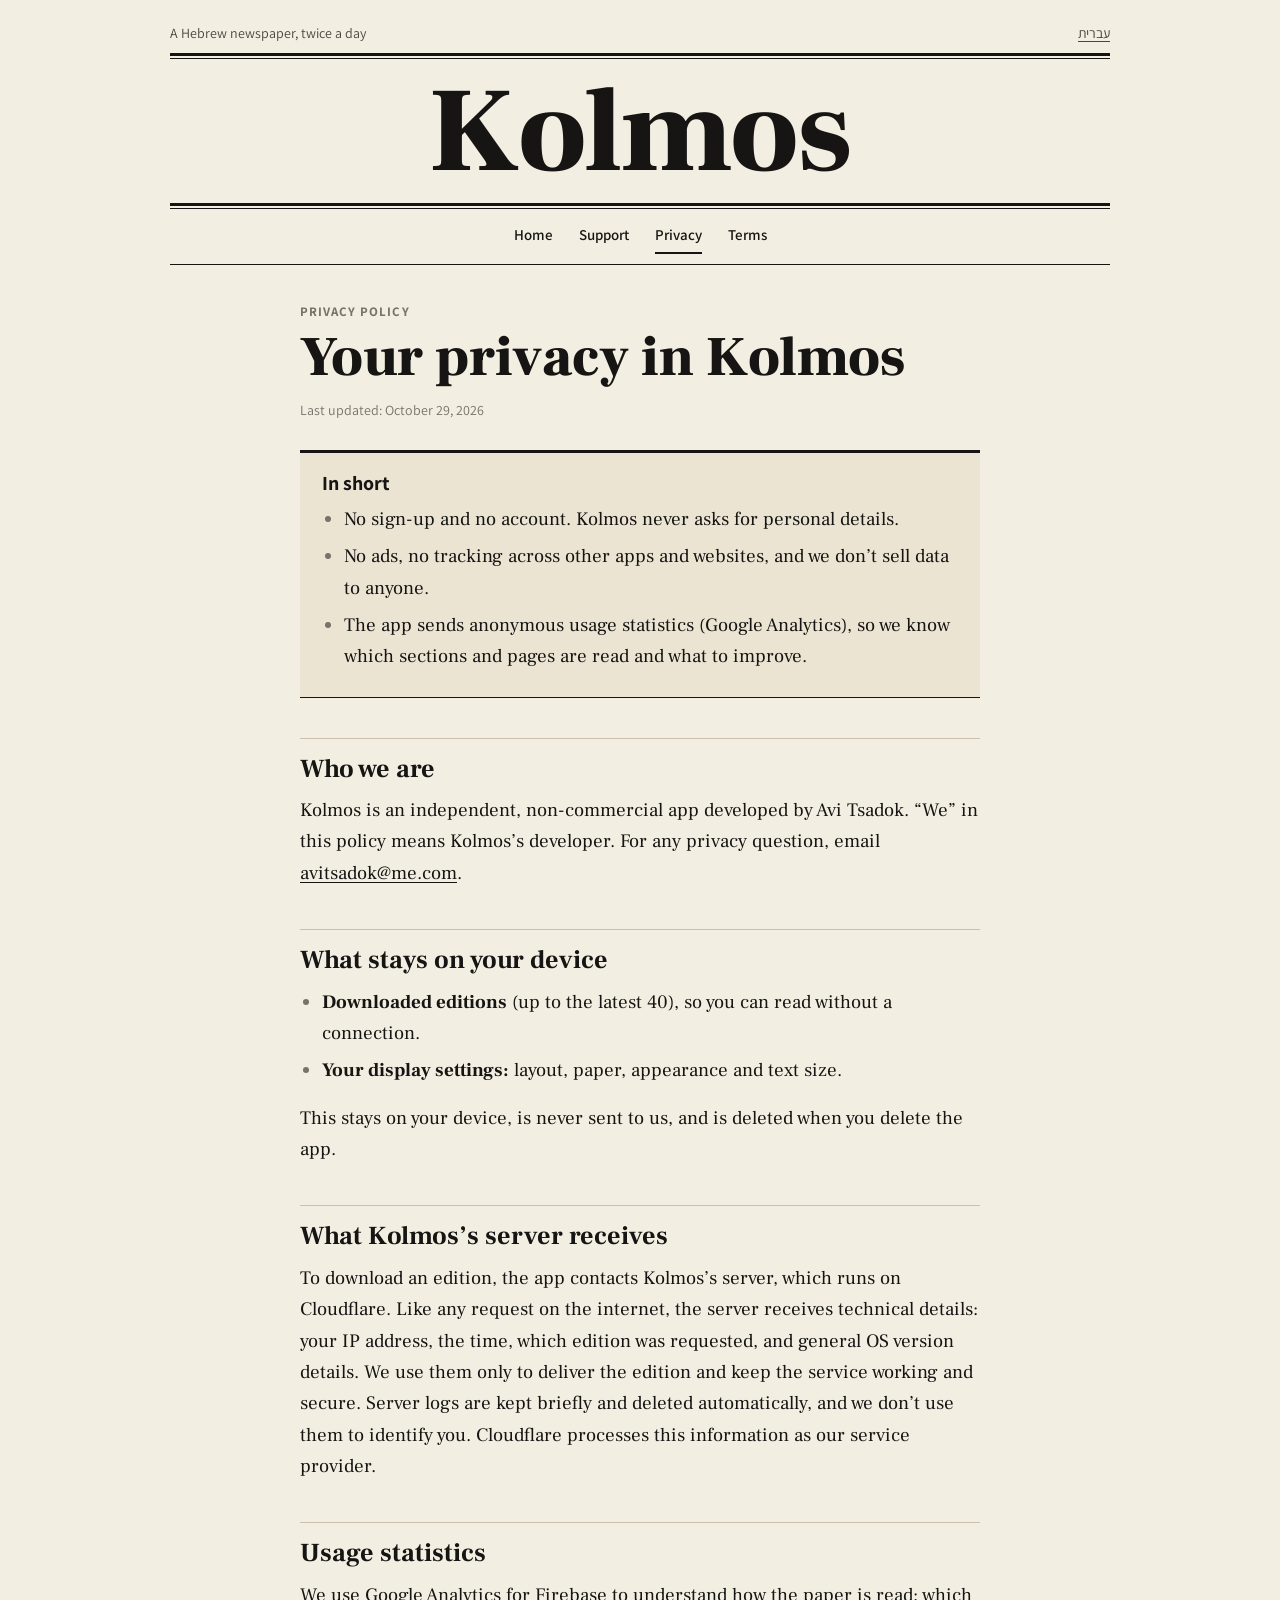
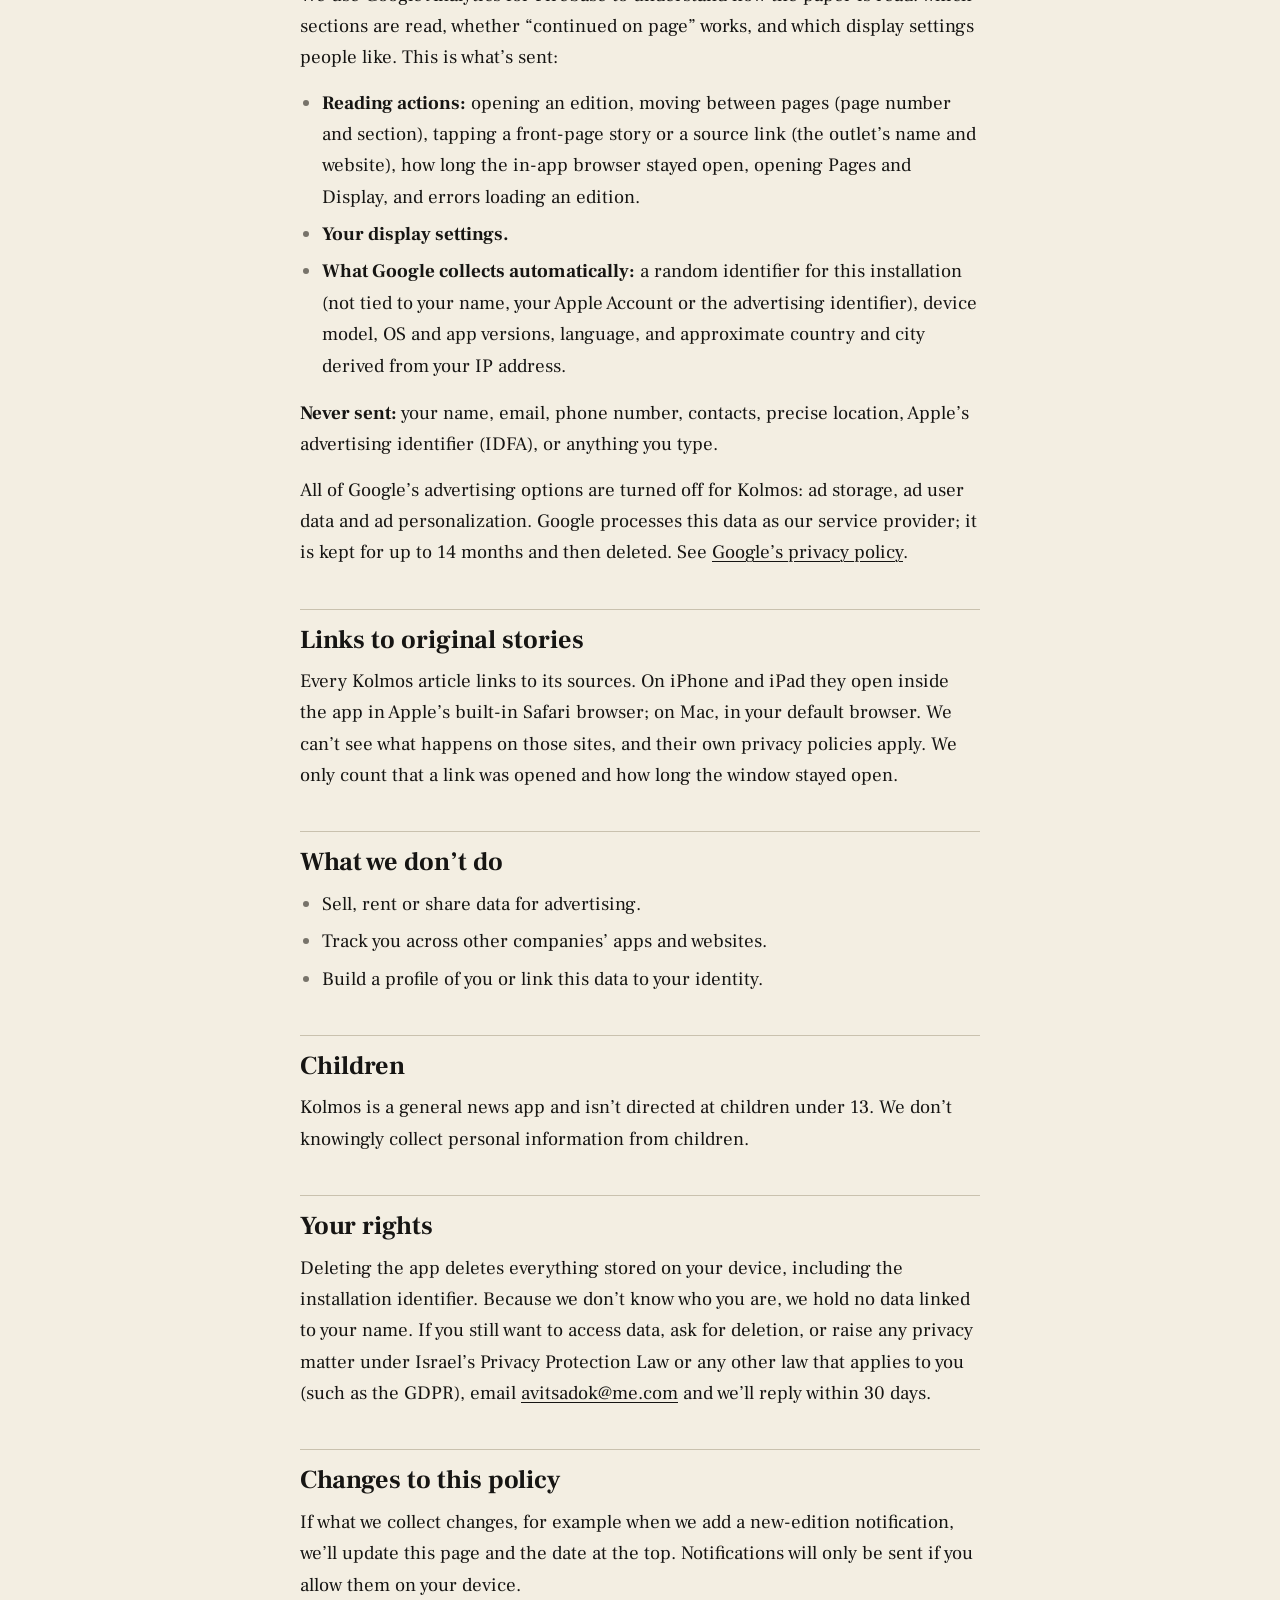
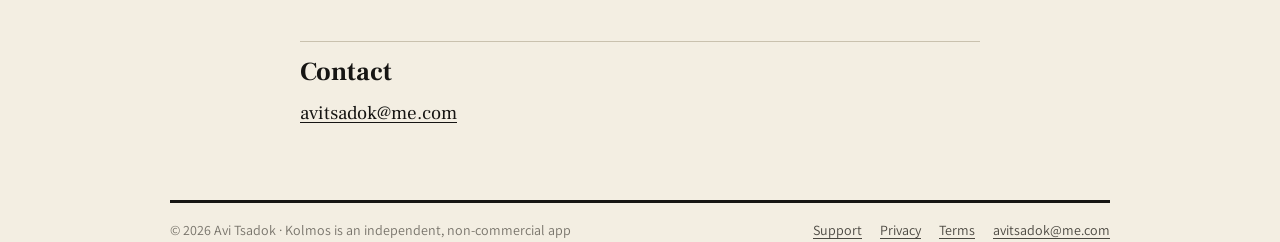
<file: en/privacy/index.html>
<!doctype html>
<html lang="en" dir="ltr">
<head>
<meta charset="utf-8">
<meta name="viewport" content="width=device-width, initial-scale=1">
<title>Privacy Policy · Kolmos</title>
<meta name="description" content="Kolmos privacy policy.">
<meta name="color-scheme" content="light dark">
<meta name="theme-color" content="#f3eee2" media="(prefers-color-scheme: light)">
<meta name="theme-color" content="#151412" media="(prefers-color-scheme: dark)">
<meta property="og:title" content="Privacy Policy · Kolmos">
<meta property="og:description" content="Kolmos privacy policy.">
<meta property="og:image" content="https://avitsadok.github.io/Dyo-app-public/assets/icon-512.png">
<link rel="alternate" hreflang="he" href="https://avitsadok.github.io/Dyo-app-public/privacy/">
<link rel="alternate" hreflang="en" href="https://avitsadok.github.io/Dyo-app-public/en/privacy/">
<link rel="icon" type="image/png" href="../../assets/favicon.png">
<link rel="apple-touch-icon" href="../../assets/apple-touch-icon.png">
<link rel="preconnect" href="https://fonts.googleapis.com"><link rel="preconnect" href="https://fonts.gstatic.com" crossorigin><link href="https://fonts.googleapis.com/css2?family=Assistant:wght@400;600;700&family=Frank+Ruhl+Libre:wght@400;500;700;900&display=swap" rel="stylesheet">
<link rel="stylesheet" href="../../assets/style.css">
</head>
<body>
<header class="wrap masthead">
  <div class="top"><span>A Hebrew newspaper, twice a day</span><a href="../../privacy/" lang="he" hreflang="he">עברית</a></div>
  <div class="rules"></div>
  <a class="nameplate" href="../../en/">Kolmos</a>
  <div class="rules"></div>
  <nav class="sections" aria-label="Navigation"><a href="../../en/">Home</a><a href="../../en/support/">Support</a><a href="../../en/privacy/" aria-current="page">Privacy</a><a href="../../en/terms/">Terms</a></nav>
</header>
<main class="wrap narrow">

<p class="kicker">Privacy policy</p>
<h1>Your privacy in Kolmos</h1>
<p class="dateline">Last updated: October 29, 2026</p>
<div class="box">
  <h2>In short</h2>
  <ul>
    <li>No sign-up and no account. Kolmos never asks for personal details.</li>
    <li>No ads, no tracking across other apps and websites, and we don’t sell data to anyone.</li>
    <li>The app sends anonymous usage statistics (Google Analytics), so we know which sections and pages are read and what to improve.</li>
  </ul>
</div>

<h2>Who we are</h2>
<p>Kolmos is an independent, non-commercial app developed by Avi Tsadok. “We” in this policy means Kolmos’s developer. For any privacy question, email <a href="mailto:avitsadok@me.com">avitsadok@me.com</a>.</p>

<h2>What stays on your device</h2>
<ul>
  <li><strong>Downloaded editions</strong> (up to the latest 40), so you can read without a connection.</li>
  <li><strong>Your display settings:</strong> layout, paper, appearance and text size.</li>
</ul>
<p>This stays on your device, is never sent to us, and is deleted when you delete the app.</p>

<h2>What Kolmos’s server receives</h2>
<p>To download an edition, the app contacts Kolmos’s server, which runs on Cloudflare. Like any request on the internet, the server receives technical details: your IP address, the time, which edition was requested, and general OS version details. We use them only to deliver the edition and keep the service working and secure. Server logs are kept briefly and deleted automatically, and we don’t use them to identify you. Cloudflare processes this information as our service provider.</p>

<h2>Usage statistics</h2>
<p>We use Google Analytics for Firebase to understand how the paper is read: which sections are read, whether “continued on page” works, and which display settings people like. This is what’s sent:</p>
<ul>
  <li><strong>Reading actions:</strong> opening an edition, moving between pages (page number and section), tapping a front-page story or a source link (the outlet’s name and website), how long the in-app browser stayed open, opening Pages and Display, and errors loading an edition.</li>
  <li><strong>Your display settings.</strong></li>
  <li><strong>What Google collects automatically:</strong> a random identifier for this installation (not tied to your name, your Apple Account or the advertising identifier), device model, OS and app versions, language, and approximate country and city derived from your IP address.</li>
</ul>
<p><strong>Never sent:</strong> your name, email, phone number, contacts, precise location, Apple’s advertising identifier (IDFA), or anything you type.</p>
<p>All of Google’s advertising options are turned off for Kolmos: ad storage, ad user data and ad personalization. Google processes this data as our service provider; it is kept for up to 14 months and then deleted. See <a href="https://policies.google.com/privacy">Google’s privacy policy</a>.</p>

<h2>Links to original stories</h2>
<p>Every Kolmos article links to its sources. On iPhone and iPad they open inside the app in Apple’s built-in Safari browser; on Mac, in your default browser. We can’t see what happens on those sites, and their own privacy policies apply. We only count that a link was opened and how long the window stayed open.</p>

<h2>What we don’t do</h2>
<ul>
  <li>Sell, rent or share data for advertising.</li>
  <li>Track you across other companies’ apps and websites.</li>
  <li>Build a profile of you or link this data to your identity.</li>
</ul>

<h2>Children</h2>
<p>Kolmos is a general news app and isn’t directed at children under 13. We don’t knowingly collect personal information from children.</p>

<h2>Your rights</h2>
<p>Deleting the app deletes everything stored on your device, including the installation identifier. Because we don’t know who you are, we hold no data linked to your name. If you still want to access data, ask for deletion, or raise any privacy matter under Israel’s Privacy Protection Law or any other law that applies to you (such as the GDPR), email <a href="mailto:avitsadok@me.com">avitsadok@me.com</a> and we’ll reply within 30 days.</p>

<h2>Changes to this policy</h2>
<p>If what we collect changes, for example when we add a new-edition notification, we’ll update this page and the date at the top. Notifications will only be sent if you allow them on your device.</p>

<h2>Contact</h2>
<p><a href="mailto:avitsadok@me.com">avitsadok@me.com</a></p>

</main>
<footer class="wrap">
  <div class="row"><span>© 2026 Avi Tsadok · Kolmos is an independent, non-commercial app</span><nav aria-label="footer"><a href="../../en/support/">Support</a><a href="../../en/privacy/">Privacy</a><a href="../../en/terms/">Terms</a><a href="mailto:avitsadok@me.com" class="ltr">avitsadok@me.com</a></nav></div>
</footer>
</body>
</html>
</file>
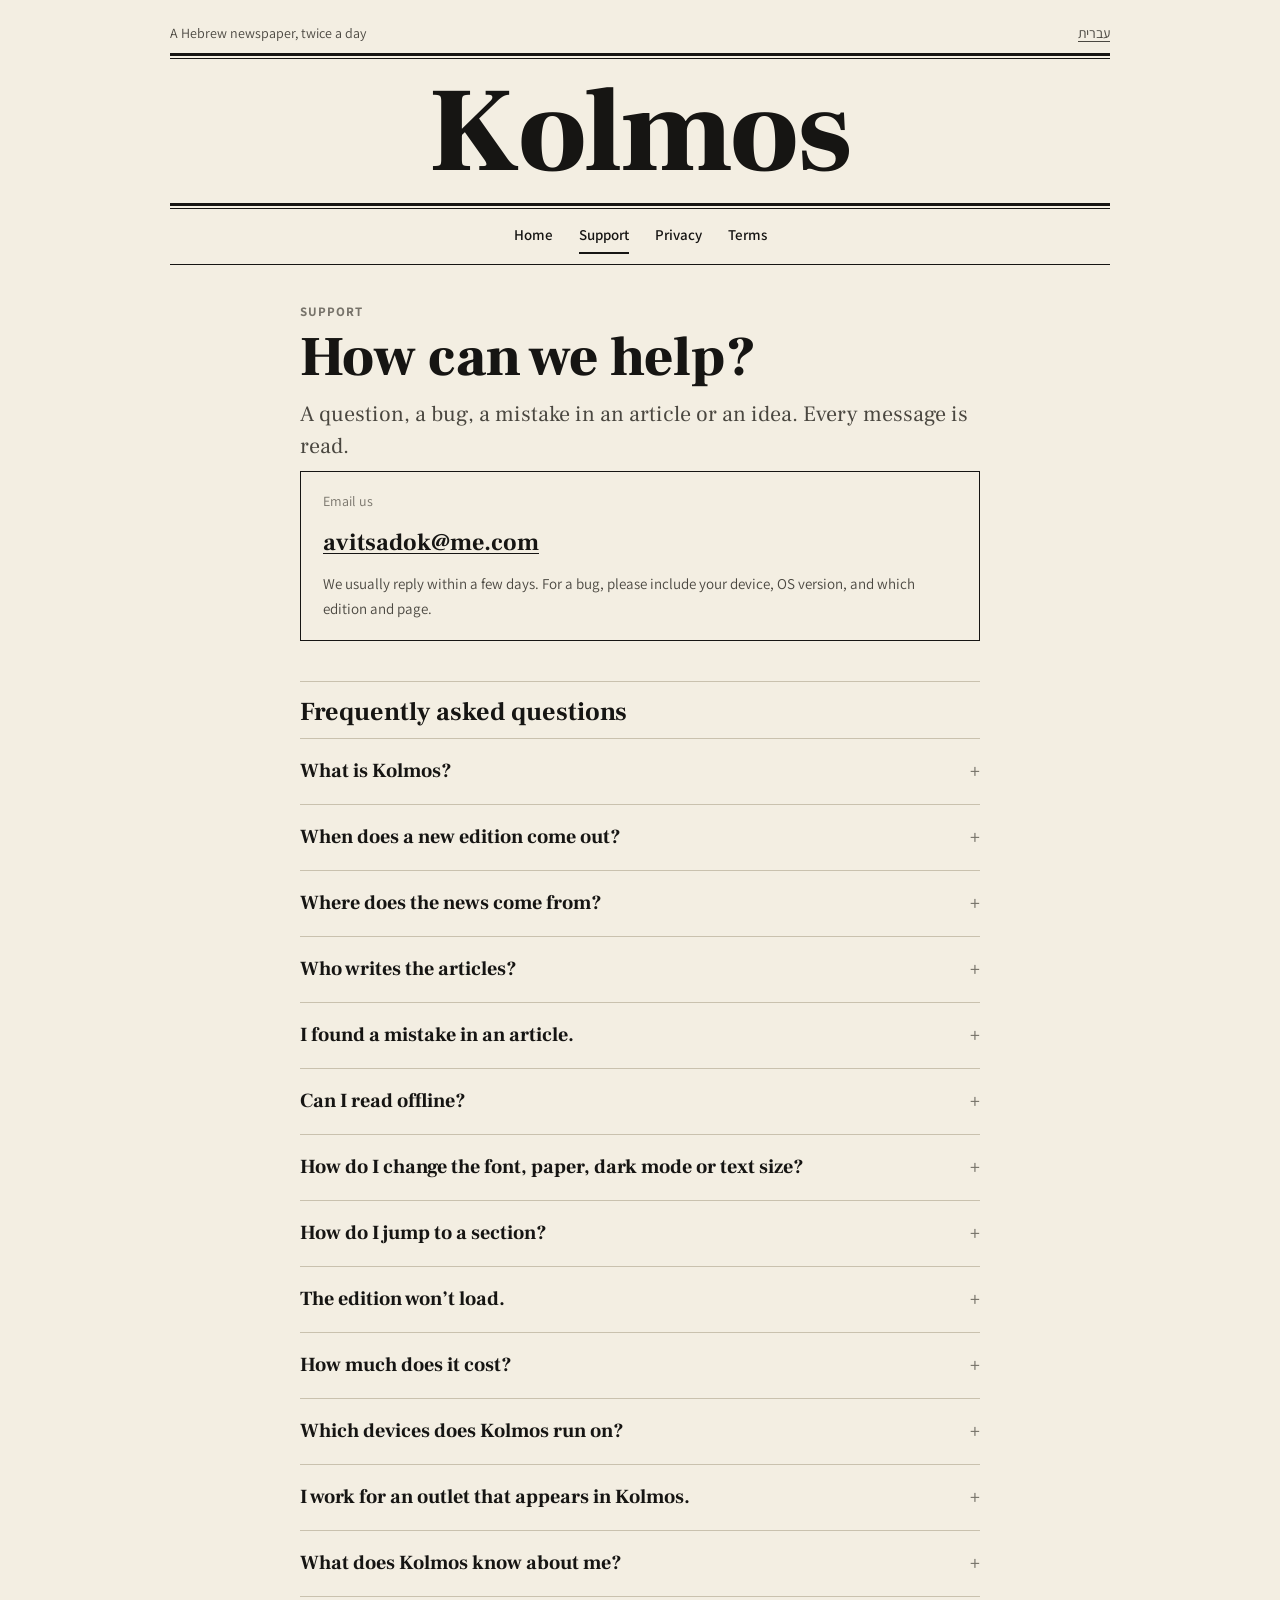
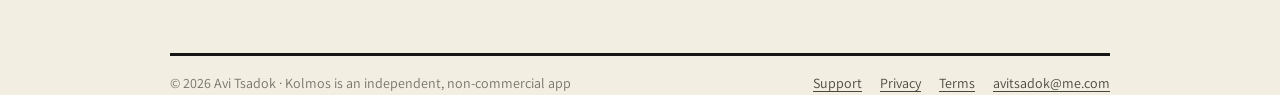
<file: en/support/index.html>
<!doctype html>
<html lang="en" dir="ltr">
<head>
<meta charset="utf-8">
<meta name="viewport" content="width=device-width, initial-scale=1">
<title>Support · Kolmos</title>
<meta name="description" content="Kolmos support and frequently asked questions.">
<meta name="color-scheme" content="light dark">
<meta name="theme-color" content="#f3eee2" media="(prefers-color-scheme: light)">
<meta name="theme-color" content="#151412" media="(prefers-color-scheme: dark)">
<meta property="og:title" content="Support · Kolmos">
<meta property="og:description" content="Kolmos support and frequently asked questions.">
<meta property="og:image" content="https://avitsadok.github.io/Dyo-app-public/assets/icon-512.png">
<link rel="alternate" hreflang="he" href="https://avitsadok.github.io/Dyo-app-public/support/">
<link rel="alternate" hreflang="en" href="https://avitsadok.github.io/Dyo-app-public/en/support/">
<link rel="icon" type="image/png" href="../../assets/favicon.png">
<link rel="apple-touch-icon" href="../../assets/apple-touch-icon.png">
<link rel="preconnect" href="https://fonts.googleapis.com"><link rel="preconnect" href="https://fonts.gstatic.com" crossorigin><link href="https://fonts.googleapis.com/css2?family=Assistant:wght@400;600;700&family=Frank+Ruhl+Libre:wght@400;500;700;900&display=swap" rel="stylesheet">
<link rel="stylesheet" href="../../assets/style.css">
</head>
<body>
<header class="wrap masthead">
  <div class="top"><span>A Hebrew newspaper, twice a day</span><a href="../../support/" lang="he" hreflang="he">עברית</a></div>
  <div class="rules"></div>
  <a class="nameplate" href="../../en/">Kolmos</a>
  <div class="rules"></div>
  <nav class="sections" aria-label="Navigation"><a href="../../en/">Home</a><a href="../../en/support/" aria-current="page">Support</a><a href="../../en/privacy/">Privacy</a><a href="../../en/terms/">Terms</a></nav>
</header>
<main class="wrap narrow">

<p class="kicker">Support</p>
<h1>How can we help?</h1>
<p class="dek">A question, a bug, a mistake in an article or an idea. Every message is read.</p>
<div class="contact">
  <p class="label">Email us</p>
  <a class="email" href="mailto:avitsadok@me.com?subject=Kolmos%20support">avitsadok@me.com</a>
  <p class="note">We usually reply within a few days. For a bug, please include your device, OS version, and which edition and page.</p>
</div>
<h2>Frequently asked questions</h2>
<details><summary>What is Kolmos?</summary><div><p>An app that turns Israeli news sites into a daily Hebrew newspaper: one article per event, organized into sections, on pages you turn like a printed paper.</p></div></details>
<details><summary>When does a new edition come out?</summary><div><p>Twice a day: a morning edition at about 06:00 and an evening edition at about 18:00, Israel time. If a new edition arrives while you’re reading, Kolmos tells you and you can switch to it.</p></div></details>
<details><summary>Where does the news come from?</summary><div><p>From the public RSS feeds of ynet, Walla, Israel Hayom, Maariv, Globes, Davar, Zman Yisrael, Srugim, Kikar HaShabbat, Arutz 7 and Geektime. The mix is deliberate, so most events are covered from more than one point of view.</p></div></details>
<details><summary>Who writes the articles?</summary><div><p>An AI model. It reads every outlet’s report on the same event and writes a short article in its own words. It is instructed to use only facts that appear in the sources and to say when they disagree. Mistakes are still possible: every article links to its sources, so check them before relying on an important detail.</p></div></details>
<details><summary>I found a mistake in an article.</summary><div><p>Email <a href="mailto:avitsadok@me.com">avitsadok@me.com</a> with the edition date (morning or evening), the page number and the headline. It helps us improve the writing.</p></div></details>
<details><summary>Can I read offline?</summary><div><p>Yes. Each edition is saved on your device when it downloads, so you can read it on a plane or a train. Links to the original stories need a connection.</p></div></details>
<details><summary>How do I change the font, paper, dark mode or text size?</summary><div><p>Tap <strong>תצוגה</strong> (Display) in the bottom bar. Choose a layout, a paper, light or dark mode (or by time of day), and a text size. The preview updates as you choose.</p></div></details>
<details><summary>How do I jump to a section?</summary><div><p>The front page has an index, <strong>בגיליון היום</strong> (In today’s paper), with each section’s page number. You can also tap <strong>עמודים</strong> (Pages) in the bottom bar.</p></div></details>
<details><summary>The edition won’t load.</summary><div><p>Check your internet connection, then close and reopen the app. Offline, Kolmos shows the last edition it downloaded. If it keeps happening, email us.</p></div></details>
<details><summary>How much does it cost?</summary><div><p>Nothing. Kolmos is free, with no ads, no subscription and no sign-up.</p></div></details>
<details><summary>Which devices does Kolmos run on?</summary><div><p>iPhone, iPad and Mac. On iPad and Mac the page is wider and shows more columns.</p></div></details>
<details><summary>I work for an outlet that appears in Kolmos.</summary><div><p>We’d like to hear from you. To ask for a correction, a change in credit or removal, email <a href="mailto:avitsadok@me.com">avitsadok@me.com</a> and we’ll handle it quickly.</p></div></details>
<details><summary>What does Kolmos know about me?</summary><div><p>Very little: there’s no account and we never ask for personal details. The app sends anonymous usage statistics. The details are in the <a href="../privacy/">privacy policy</a>.</p></div></details>

</main>
<footer class="wrap">
  <div class="row"><span>© 2026 Avi Tsadok · Kolmos is an independent, non-commercial app</span><nav aria-label="footer"><a href="../../en/support/">Support</a><a href="../../en/privacy/">Privacy</a><a href="../../en/terms/">Terms</a><a href="mailto:avitsadok@me.com" class="ltr">avitsadok@me.com</a></nav></div>
</footer>
</body>
</html>
</file>
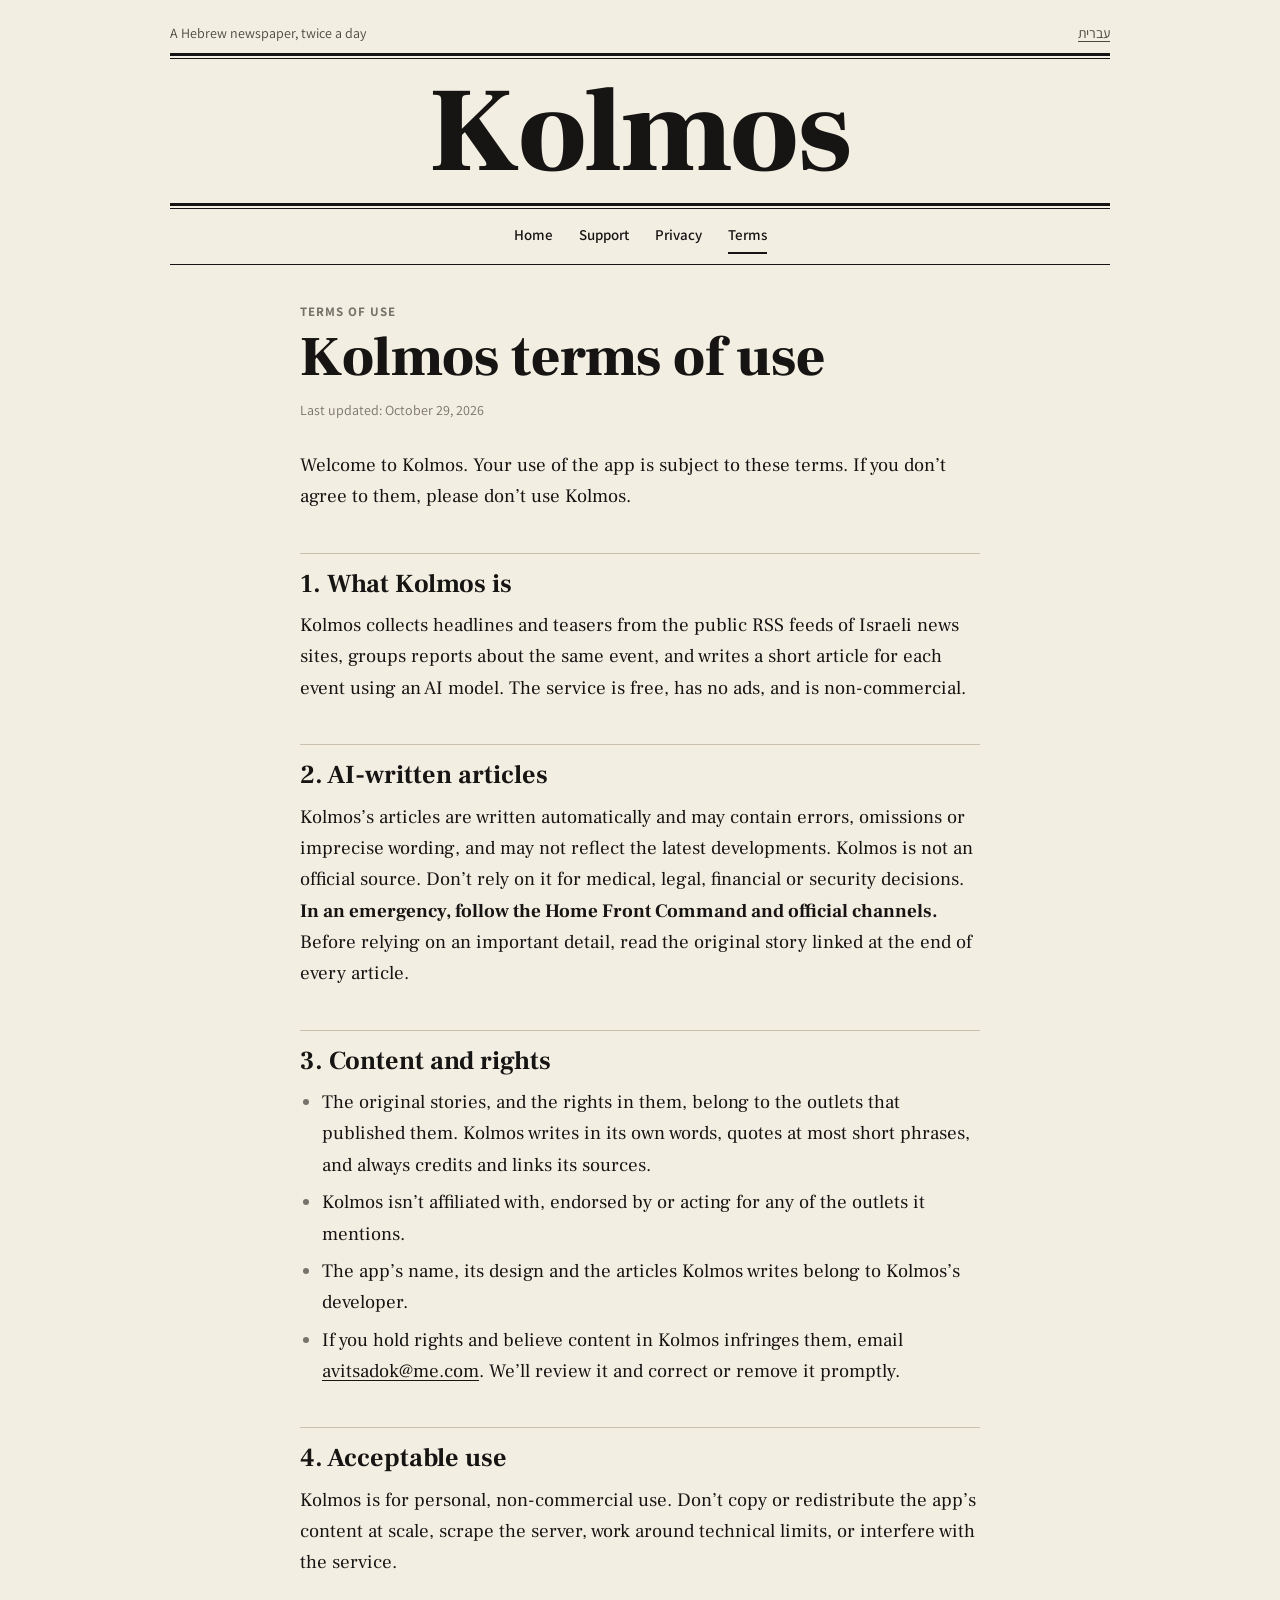
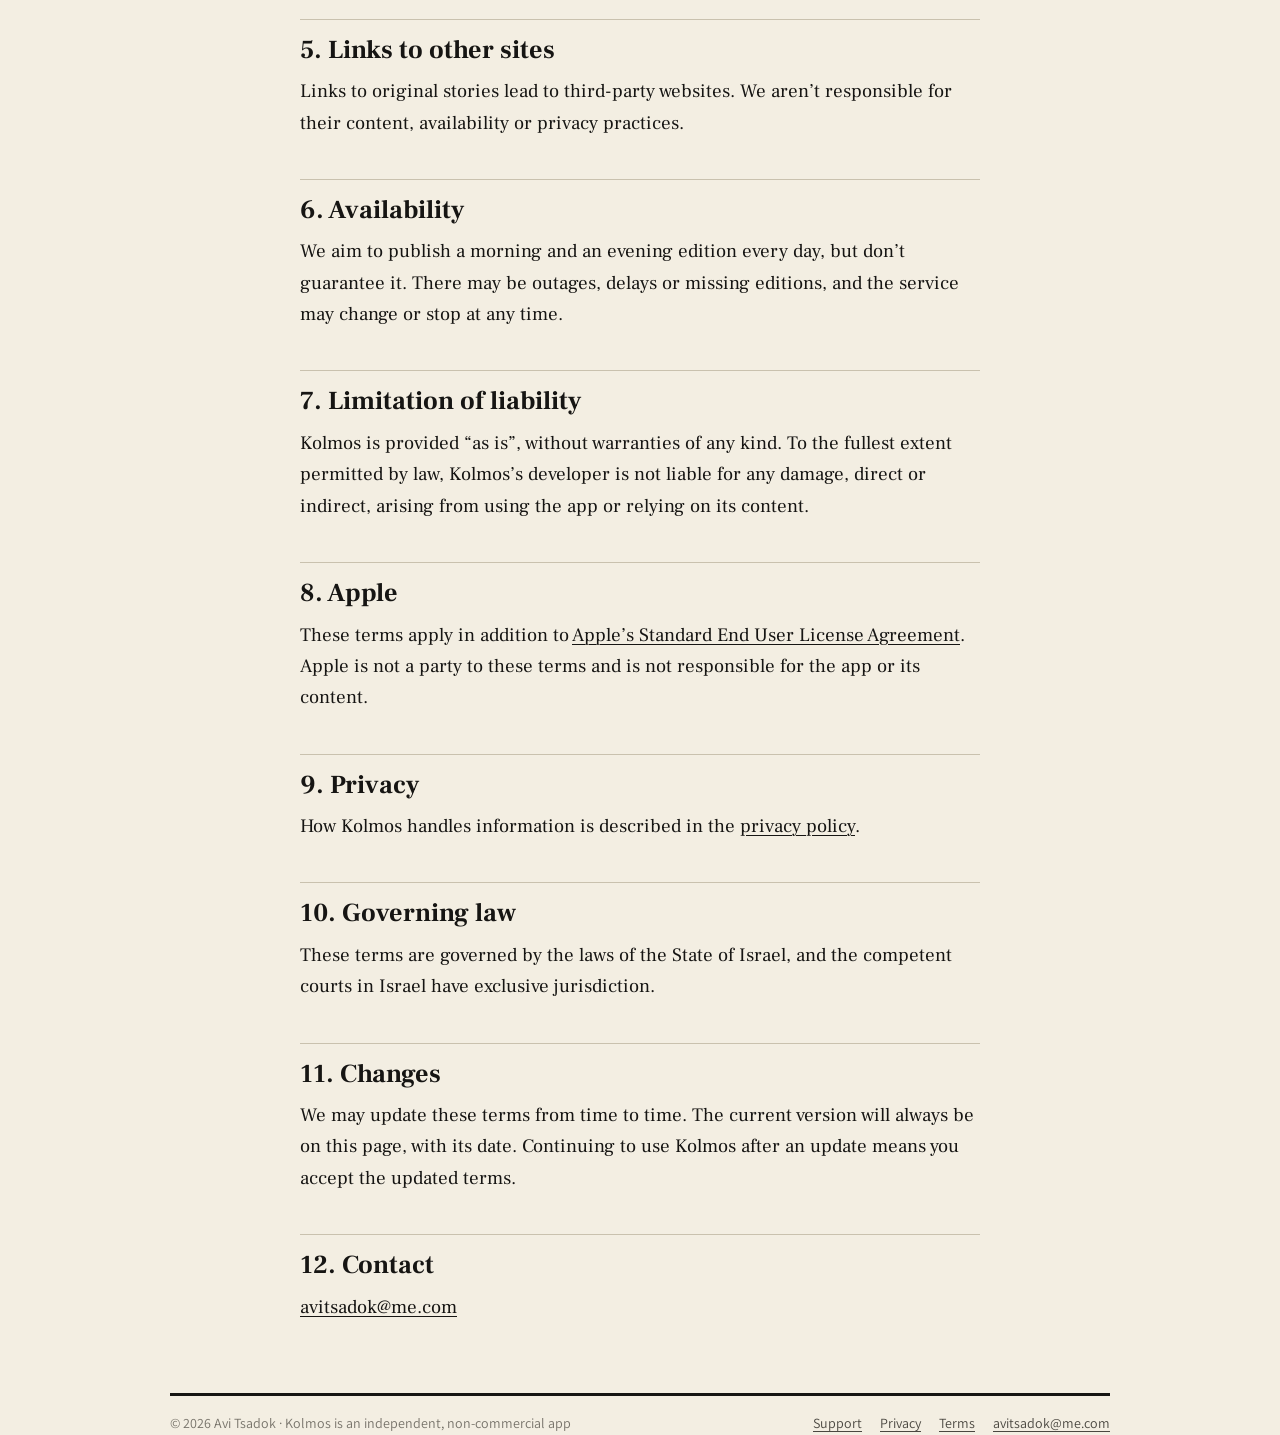
<file: en/terms/index.html>
<!doctype html>
<html lang="en" dir="ltr">
<head>
<meta charset="utf-8">
<meta name="viewport" content="width=device-width, initial-scale=1">
<title>Terms of Use · Kolmos</title>
<meta name="description" content="Kolmos terms of use.">
<meta name="color-scheme" content="light dark">
<meta name="theme-color" content="#f3eee2" media="(prefers-color-scheme: light)">
<meta name="theme-color" content="#151412" media="(prefers-color-scheme: dark)">
<meta property="og:title" content="Terms of Use · Kolmos">
<meta property="og:description" content="Kolmos terms of use.">
<meta property="og:image" content="https://avitsadok.github.io/Dyo-app-public/assets/icon-512.png">
<link rel="alternate" hreflang="he" href="https://avitsadok.github.io/Dyo-app-public/terms/">
<link rel="alternate" hreflang="en" href="https://avitsadok.github.io/Dyo-app-public/en/terms/">
<link rel="icon" type="image/png" href="../../assets/favicon.png">
<link rel="apple-touch-icon" href="../../assets/apple-touch-icon.png">
<link rel="preconnect" href="https://fonts.googleapis.com"><link rel="preconnect" href="https://fonts.gstatic.com" crossorigin><link href="https://fonts.googleapis.com/css2?family=Assistant:wght@400;600;700&family=Frank+Ruhl+Libre:wght@400;500;700;900&display=swap" rel="stylesheet">
<link rel="stylesheet" href="../../assets/style.css">
</head>
<body>
<header class="wrap masthead">
  <div class="top"><span>A Hebrew newspaper, twice a day</span><a href="../../terms/" lang="he" hreflang="he">עברית</a></div>
  <div class="rules"></div>
  <a class="nameplate" href="../../en/">Kolmos</a>
  <div class="rules"></div>
  <nav class="sections" aria-label="Navigation"><a href="../../en/">Home</a><a href="../../en/support/">Support</a><a href="../../en/privacy/">Privacy</a><a href="../../en/terms/" aria-current="page">Terms</a></nav>
</header>
<main class="wrap narrow">

<p class="kicker">Terms of use</p>
<h1>Kolmos terms of use</h1>
<p class="dateline">Last updated: October 29, 2026</p>
<p>Welcome to Kolmos. Your use of the app is subject to these terms. If you don’t agree to them, please don’t use Kolmos.</p>

<h2>1. What Kolmos is</h2>
<p>Kolmos collects headlines and teasers from the public RSS feeds of Israeli news sites, groups reports about the same event, and writes a short article for each event using an AI model. The service is free, has no ads, and is non-commercial.</p>

<h2>2. AI-written articles</h2>
<p>Kolmos’s articles are written automatically and may contain errors, omissions or imprecise wording, and may not reflect the latest developments. Kolmos is not an official source. Don’t rely on it for medical, legal, financial or security decisions. <strong>In an emergency, follow the Home Front Command and official channels.</strong> Before relying on an important detail, read the original story linked at the end of every article.</p>

<h2>3. Content and rights</h2>
<ul>
  <li>The original stories, and the rights in them, belong to the outlets that published them. Kolmos writes in its own words, quotes at most short phrases, and always credits and links its sources.</li>
  <li>Kolmos isn’t affiliated with, endorsed by or acting for any of the outlets it mentions.</li>
  <li>The app’s name, its design and the articles Kolmos writes belong to Kolmos’s developer.</li>
  <li>If you hold rights and believe content in Kolmos infringes them, email <a href="mailto:avitsadok@me.com">avitsadok@me.com</a>. We’ll review it and correct or remove it promptly.</li>
</ul>

<h2>4. Acceptable use</h2>
<p>Kolmos is for personal, non-commercial use. Don’t copy or redistribute the app’s content at scale, scrape the server, work around technical limits, or interfere with the service.</p>

<h2>5. Links to other sites</h2>
<p>Links to original stories lead to third-party websites. We aren’t responsible for their content, availability or privacy practices.</p>

<h2>6. Availability</h2>
<p>We aim to publish a morning and an evening edition every day, but don’t guarantee it. There may be outages, delays or missing editions, and the service may change or stop at any time.</p>

<h2>7. Limitation of liability</h2>
<p>Kolmos is provided “as is”, without warranties of any kind. To the fullest extent permitted by law, Kolmos’s developer is not liable for any damage, direct or indirect, arising from using the app or relying on its content.</p>

<h2>8. Apple</h2>
<p>These terms apply in addition to <a href="https://www.apple.com/legal/internet-services/itunes/dev/stdeula/">Apple’s Standard End User License Agreement</a>. Apple is not a party to these terms and is not responsible for the app or its content.</p>

<h2>9. Privacy</h2>
<p>How Kolmos handles information is described in the <a href="../privacy/">privacy policy</a>.</p>

<h2>10. Governing law</h2>
<p>These terms are governed by the laws of the State of Israel, and the competent courts in Israel have exclusive jurisdiction.</p>

<h2>11. Changes</h2>
<p>We may update these terms from time to time. The current version will always be on this page, with its date. Continuing to use Kolmos after an update means you accept the updated terms.</p>

<h2>12. Contact</h2>
<p><a href="mailto:avitsadok@me.com">avitsadok@me.com</a></p>

</main>
<footer class="wrap">
  <div class="row"><span>© 2026 Avi Tsadok · Kolmos is an independent, non-commercial app</span><nav aria-label="footer"><a href="../../en/support/">Support</a><a href="../../en/privacy/">Privacy</a><a href="../../en/terms/">Terms</a><a href="mailto:avitsadok@me.com" class="ltr">avitsadok@me.com</a></nav></div>
</footer>
</body>
</html>
</file>
<file: assets/style.css>
/* Kolmos — public pages. Black ink on newsprint, like the app. */

:root {
  --paper: #f3eee2;
  --paper-2: #ebe4d3;
  --ink: #161513;
  --ink-2: #4a4740;
  --ink-3: #77736a;
  --rule: #161513;
  --hair: #c9c1ae;
  --link: #161513;
  --focus: #8a2b14;
  --serif: "Frank Ruhl Libre", "David Libre", "Times New Roman", serif;
  --sans: "Assistant", -apple-system, "Segoe UI", Arial, sans-serif;
  color-scheme: light;
}

@media (prefers-color-scheme: dark) {
  :root:not([data-theme="light"]) {
    --paper: #151412;
    --paper-2: #1d1c19;
    --ink: #ece6d8;
    --ink-2: #bdb6a6;
    --ink-3: #8d877a;
    --rule: #ece6d8;
    --hair: #3a3832;
    --link: #ece6d8;
    --focus: #e09a7c;
    color-scheme: dark;
  }
}

* { box-sizing: border-box; }

html { -webkit-text-size-adjust: 100%; }

body {
  margin: 0;
  background: var(--paper);
  color: var(--ink);
  font-family: var(--serif);
  font-size: 19px;
  line-height: 1.65;
  text-rendering: optimizeLegibility;
}

a { color: var(--link); text-decoration-thickness: 1px; text-underline-offset: 3px; }
a:hover { text-decoration-thickness: 2px; }
a:focus-visible { outline: 2px solid var(--focus); outline-offset: 3px; border-radius: 2px; }

.wrap { max-width: 980px; margin: 0 auto; padding: 0 20px; }
.narrow { max-width: 720px; }

/* Masthead */
.masthead { padding-top: 22px; }
.masthead .top {
  display: flex; justify-content: space-between; align-items: baseline; gap: 12px;
  font-family: var(--sans); font-size: 14px; color: var(--ink-2);
  padding-bottom: 8px;
}
.masthead .top a { color: var(--ink-2); }
.nameplate {
  display: block; text-align: center; text-decoration: none;
  font-weight: 900; font-size: clamp(64px, 14vw, 120px); line-height: 1;
  letter-spacing: -0.01em; padding: 14px 0 10px;
}
.nameplate:hover { text-decoration: none; }
.rules { border-top: 3px solid var(--rule); border-bottom: 1px solid var(--rule); height: 6px; }
nav.sections {
  display: flex; flex-wrap: wrap; justify-content: center; gap: 4px 26px;
  font-family: var(--sans); font-weight: 600; font-size: 15px;
  padding: 10px 0; border-bottom: 1px solid var(--rule);
}
nav.sections a { text-decoration: none; padding: 4px 0; }
nav.sections a[aria-current="page"] { border-bottom: 2px solid var(--rule); }

/* Article pages */
main.wrap { padding: 36px 20px 56px; }
.kicker {
  font-family: var(--sans); font-size: 13px; font-weight: 700;
  letter-spacing: 0.08em; text-transform: uppercase; color: var(--ink-3);
  margin: 0 0 6px;
}
h1 { font-weight: 900; font-size: clamp(38px, 6vw, 56px); line-height: 1.08; margin: 0 0 10px; }
.dek { font-size: 22px; line-height: 1.45; color: var(--ink-2); margin: 0 0 8px; }
.dateline { font-family: var(--sans); font-size: 14px; color: var(--ink-3); margin: 0 0 28px; }
h2 {
  font-weight: 700; font-size: 26px; line-height: 1.25;
  margin: 40px 0 10px; padding-top: 14px; border-top: 1px solid var(--hair);
}
h3 { font-weight: 700; font-size: 20px; margin: 26px 0 6px; }
p { margin: 0 0 14px; }
ul, ol { margin: 0 0 16px; padding-inline-start: 22px; }
li { margin-bottom: 6px; }
li::marker { color: var(--ink-3); }
strong { font-weight: 700; }

.box {
  border-top: 3px solid var(--rule); border-bottom: 1px solid var(--rule);
  background: var(--paper-2); padding: 18px 22px 8px; margin: 0 0 30px;
}
.box h2 { border: 0; padding: 0; margin: 0 0 8px; font-size: 20px; font-family: var(--sans); }

.contact {
  display: flex; flex-wrap: wrap; align-items: center; gap: 10px 22px;
  border: 1px solid var(--rule); padding: 18px 22px; margin: 0 0 34px;
}
.contact .label { font-family: var(--sans); font-size: 14px; color: var(--ink-3); width: 100%; margin: 0; }
.contact .email { font-size: 24px; font-weight: 700; direction: ltr; unicode-bidi: isolate; }
.contact .note { font-family: var(--sans); font-size: 15px; color: var(--ink-2); margin: 0; }

details { border-bottom: 1px solid var(--hair); padding: 2px 0; }
details:first-of-type { border-top: 1px solid var(--hair); }
summary {
  cursor: pointer; list-style: none; font-weight: 700; font-size: 20px;
  padding: 14px 0; display: flex; justify-content: space-between; gap: 16px;
}
summary::-webkit-details-marker { display: none; }
summary::after { content: "+"; font-family: var(--sans); font-weight: 400; color: var(--ink-3); }
details[open] summary::after { content: "–"; }
details > div { padding: 0 0 12px; }

.ltr { direction: ltr; unicode-bidi: isolate; }

/* Front page */
.lead { display: grid; grid-template-columns: 1fr; gap: 26px; padding: 34px 0 30px; border-bottom: 1px solid var(--rule); align-items: center; }
.lead img { width: 160px; height: 160px; border-radius: 36px; box-shadow: 0 1px 0 var(--hair), 0 10px 30px rgba(0,0,0,.12); justify-self: center; }
.lead h1 { font-size: clamp(40px, 7vw, 64px); }
.badge {
  display: inline-block; margin-top: 10px; font-family: var(--sans); font-weight: 700; font-size: 15px;
  border: 1.5px solid var(--rule); padding: 8px 16px; border-radius: 999px;
}
.cols { display: grid; grid-template-columns: 1fr; gap: 0; padding: 8px 0 20px; }
.cols section { padding: 18px 0; border-bottom: 1px solid var(--hair); }
.cols section:last-child { border-bottom: 0; }
.cols h2 { border: 0; padding: 0; margin: 0 0 6px; font-size: 24px; }
.cols p { color: var(--ink-2); font-size: 18px; }
.index-list { columns: 1; padding: 0; list-style: none; font-family: var(--sans); font-size: 16px; }

@media (min-width: 760px) {
  .lead { grid-template-columns: auto 1fr; gap: 40px; }
  .cols { grid-template-columns: repeat(3, 1fr); }
  .cols section { padding: 18px 24px; border-bottom: 0; border-inline-start: 1px solid var(--hair); }
  .cols section:first-child { border-inline-start: 0; padding-inline-start: 0; }
  .cols section:last-child { padding-inline-end: 0; }
}

/* Footer */
footer {
  padding-bottom: 40px;
  font-family: var(--sans); font-size: 14px; color: var(--ink-3);
}
footer .row { border-top: 3px solid var(--rule); padding-top: 16px; display: flex; flex-wrap: wrap; justify-content: space-between; gap: 8px 20px; }
footer a { color: var(--ink-2); }
footer nav { display: flex; flex-wrap: wrap; gap: 6px 18px; }

@media print {
  nav.sections, footer nav { display: none; }
  body { background: #fff; color: #000; font-size: 12pt; }
}
</file>
